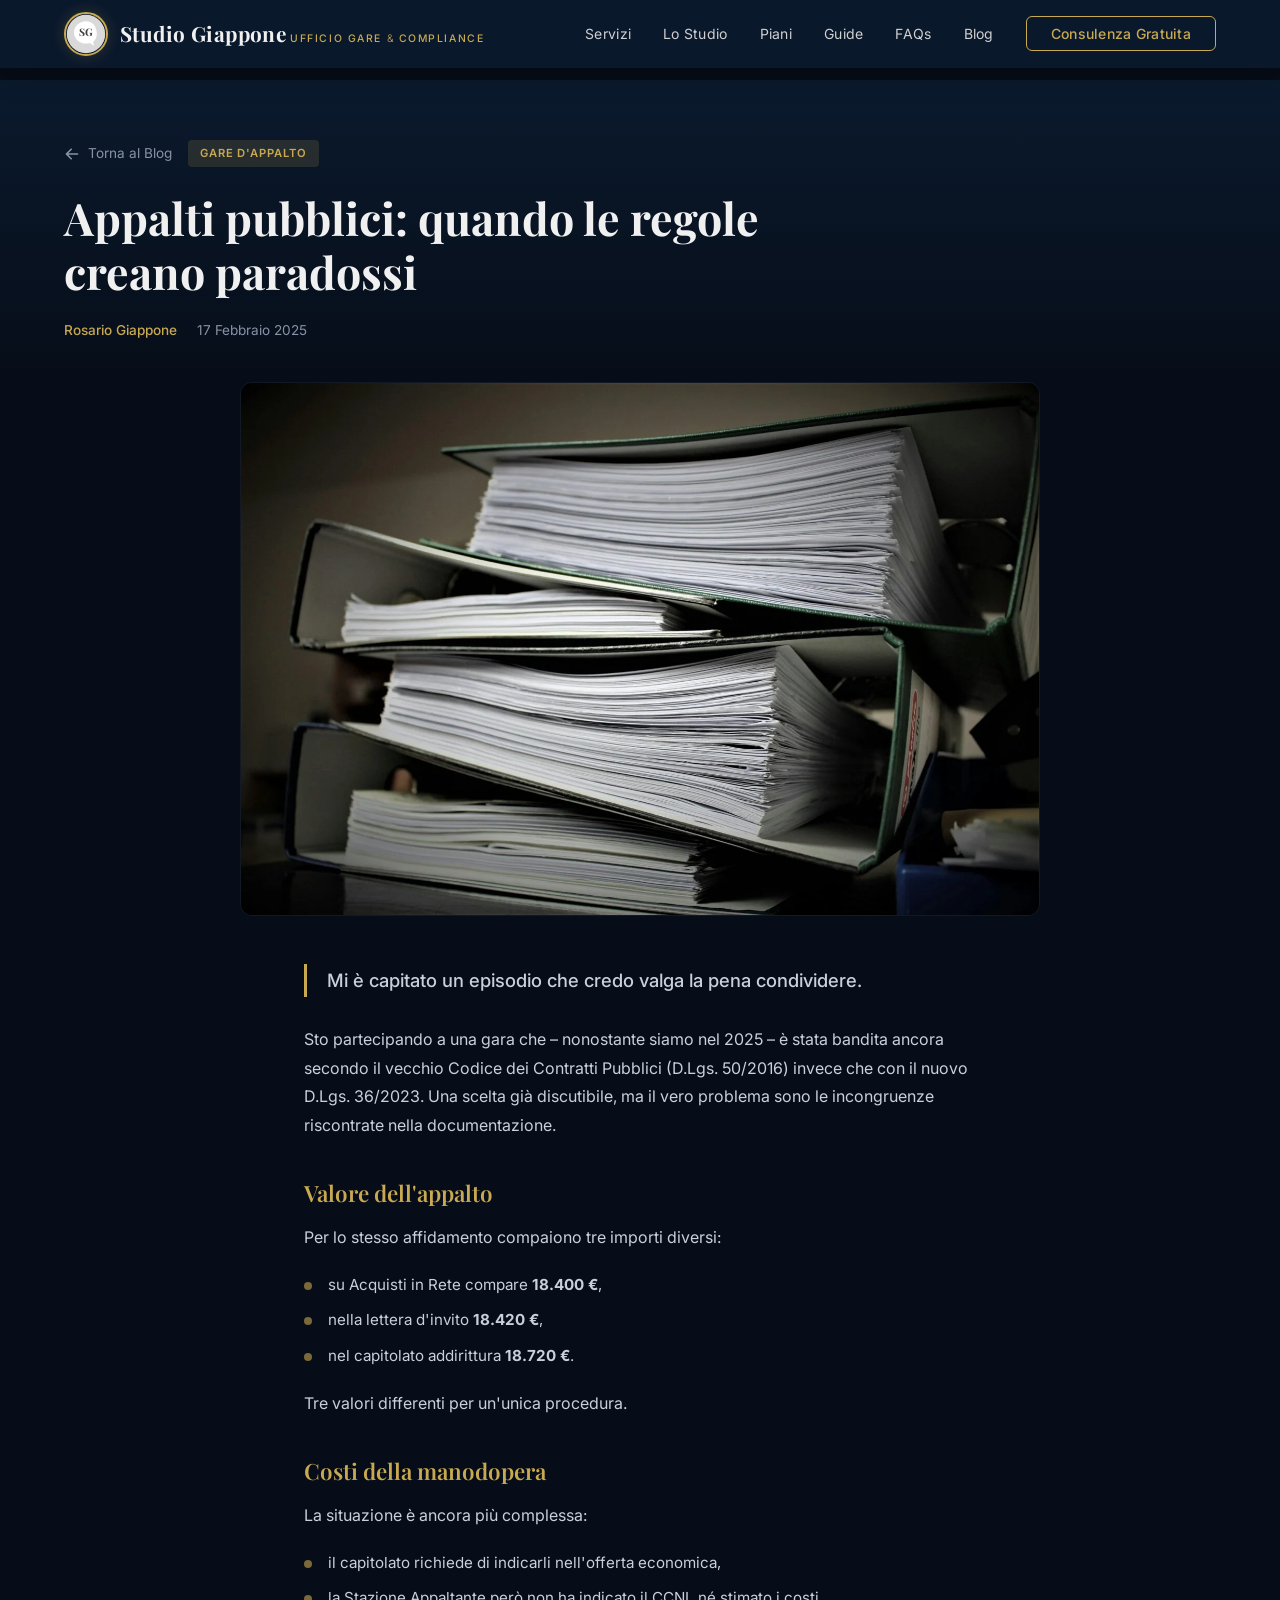
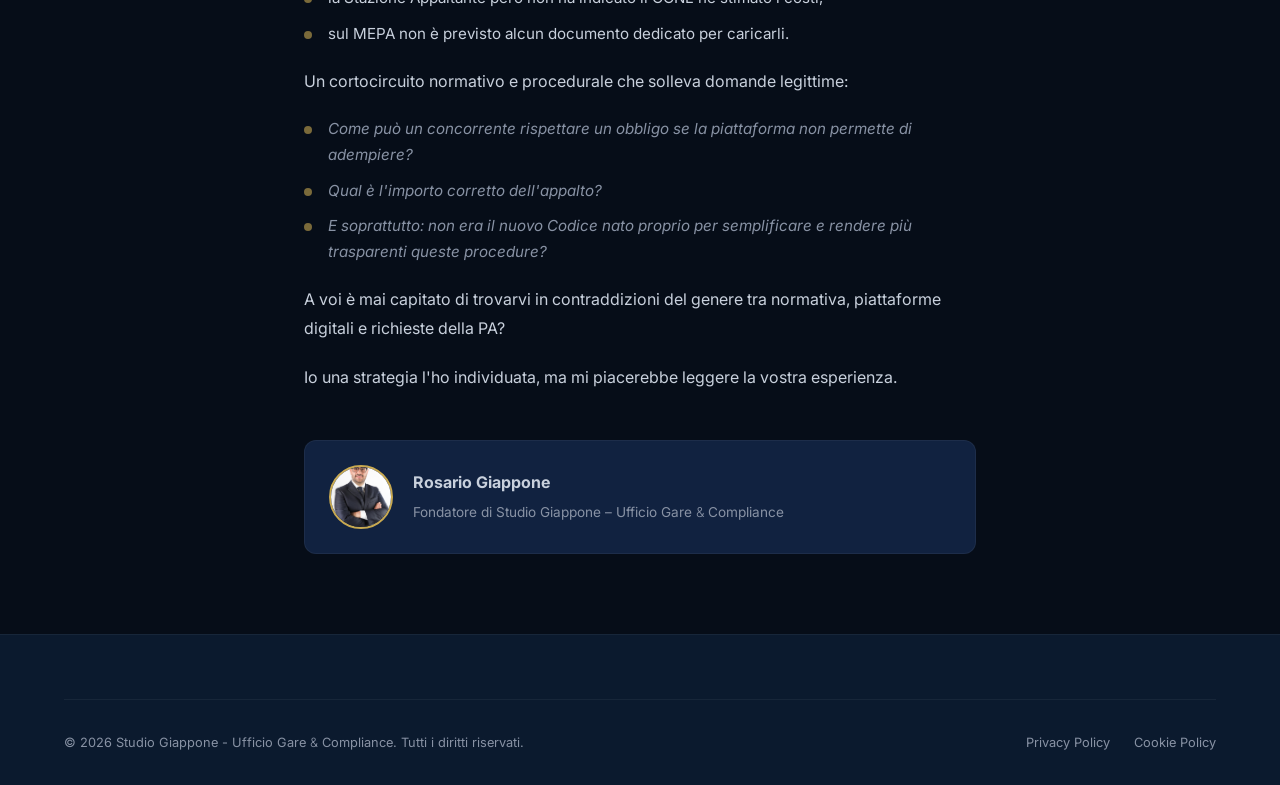
<file: blog/appalti-pubblici-quando-le-regole-creano-paradossi.html>
<!DOCTYPE html>
<html lang="it">
<head>
    <meta charset="UTF-8">
    <meta name="viewport" content="width=device-width, initial-scale=1.0">
    <title>Appalti pubblici: quando le regole creano paradossi | Studio Giappone</title>
    <meta name="description" content="Un caso reale di incongruenze tra normativa, piattaforme digitali e richieste della PA nelle gare d'appalto.">
    <link rel="preconnect" href="https://fonts.googleapis.com">
    <link rel="preconnect" href="https://fonts.gstatic.com" crossorigin>
    <link href="https://fonts.googleapis.com/css2?family=Playfair+Display:wght@400;600;700&family=Inter:wght@300;400;500;600&display=swap" rel="stylesheet">
    <link rel="stylesheet" href="../css/style.css">
    <link rel="stylesheet" href="../css/blog-article.css">
</head>
<body>
    <!-- Navigation -->
    <nav class="navbar scrolled" id="navbar">
        <div class="nav-container">
            <a href="../index.html#hero" class="nav-logo">
                <svg class="nav-logo-img" viewBox="0 0 100 100" xmlns="http://www.w3.org/2000/svg">
                    <circle cx="50" cy="50" r="48" fill="#d9d9d9"/>
                    <path d="M50 18c-16.5 0-30 12.5-30 28s13.5 28 30 28c3.5 0 6.8-.6 10-1.6L70 80l-2-10c5.5-5 9-12.5 9-20C77 30.5 66.5 18 50 18z" fill="white"/>
                    <text x="50" y="56" text-anchor="middle" font-family="'Playfair Display', Georgia, serif" font-size="26" font-weight="700" fill="#404040">SG</text>
                </svg>
                <div>
                    <span class="logo-text">Studio Giappone</span>
                    <span class="logo-sub">Ufficio Gare <span class="amp">&</span> Compliance</span>
                </div>
            </a>
            <button class="nav-toggle" id="navToggle" aria-label="Menu">
                <span></span><span></span><span></span>
            </button>
            <ul class="nav-menu" id="navMenu">
                <li><a href="../index.html#servizi">Servizi</a></li>
                <li><a href="../index.html#chi-siamo">Lo Studio</a></li>
                <li><a href="../index.html#piani">Piani</a></li>
                <li><a href="../index.html#guide">Guide</a></li>
                <li><a href="../index.html#faq">FAQs</a></li>
                <li><a href="../index.html#blog">Blog</a></li>
                <li><a href="../index.html#contatti" class="nav-cta">Consulenza Gratuita</a></li>
            </ul>
        </div>
    </nav>

    <!-- Article -->
    <article class="blog-article">
        <div class="article-header">
            <div class="container">
                <div class="article-meta-top">
                    <a href="../index.html#blog" class="article-back">
                        <svg viewBox="0 0 20 20" fill="currentColor" width="16" height="16"><path fill-rule="evenodd" d="M9.707 16.707a1 1 0 01-1.414 0l-6-6a1 1 0 010-1.414l6-6a1 1 0 011.414 1.414L5.414 9H17a1 1 0 110 2H5.414l4.293 4.293a1 1 0 010 1.414z"/></svg>
                        Torna al Blog
                    </a>
                    <span class="article-tag">Gare d'appalto</span>
                </div>
                <h1>Appalti pubblici: quando le regole creano paradossi</h1>
                <div class="article-meta">
                    <span class="article-author">Rosario Giappone</span>
                    <span class="article-date">17 Febbraio 2025</span>
                </div>
            </div>
        </div>

        <div class="article-hero-img">
            <div class="container">
                <img src="../img/blog/appalti-paradossi.jpg" alt="Appalti pubblici: quando le regole creano paradossi">
            </div>
        </div>

        <div class="article-body">
            <div class="container container-narrow">
                <p class="article-lead">Mi è capitato un episodio che credo valga la pena condividere.</p>

                <p>Sto partecipando a una gara che – nonostante siamo nel 2025 – è stata bandita ancora secondo il vecchio Codice dei Contratti Pubblici (D.Lgs. 50/2016) invece che con il nuovo D.Lgs. 36/2023. Una scelta già discutibile, ma il vero problema sono le incongruenze riscontrate nella documentazione.</p>

                <h2>Valore dell'appalto</h2>

                <p>Per lo stesso affidamento compaiono tre importi diversi:</p>

                <ul>
                    <li>su Acquisti in Rete compare <strong>18.400 €</strong>,</li>
                    <li>nella lettera d'invito <strong>18.420 €</strong>,</li>
                    <li>nel capitolato addirittura <strong>18.720 €</strong>.</li>
                </ul>

                <p>Tre valori differenti per un'unica procedura.</p>

                <h2>Costi della manodopera</h2>

                <p>La situazione è ancora più complessa:</p>

                <ul>
                    <li>il capitolato richiede di indicarli nell'offerta economica,</li>
                    <li>la Stazione Appaltante però non ha indicato il CCNL né stimato i costi,</li>
                    <li>sul MEPA non è previsto alcun documento dedicato per caricarli.</li>
                </ul>

                <p>Un cortocircuito normativo e procedurale che solleva domande legittime:</p>

                <ul class="article-questions">
                    <li>Come può un concorrente rispettare un obbligo se la piattaforma non permette di adempiere?</li>
                    <li>Qual è l'importo corretto dell'appalto?</li>
                    <li>E soprattutto: non era il nuovo Codice nato proprio per semplificare e rendere più trasparenti queste procedure?</li>
                </ul>

                <p>A voi è mai capitato di trovarvi in contraddizioni del genere tra normativa, piattaforme digitali e richieste della PA?</p>

                <p>Io una strategia l'ho individuata, ma mi piacerebbe leggere la vostra esperienza.</p>

                <div class="article-author-box">
                    <img src="../img/rosario-giappone.jpg" alt="Rosario Giappone">
                    <div>
                        <strong>Rosario Giappone</strong>
                        <p>Fondatore di Studio Giappone – Ufficio Gare <span class="amp">&</span> Compliance</p>
                    </div>
                </div>
            </div>
        </div>
    </article>

    <!-- Footer -->
    <footer class="footer">
        <div class="container">
            <div class="footer-bottom">
                <p>&copy; 2026 Studio Giappone - Ufficio Gare <span class="amp">&</span> Compliance. Tutti i diritti riservati.</p>
                <div class="footer-legal">
                    <a href="#">Privacy Policy</a>
                    <a href="#">Cookie Policy</a>
                </div>
            </div>
        </div>
    </footer>

    <script>
    // Mobile menu
    const navToggle = document.getElementById('navToggle');
    const navMenu = document.getElementById('navMenu');
    navToggle.addEventListener('click', () => {
        navMenu.classList.toggle('open');
        const spans = navToggle.querySelectorAll('span');
        if (navMenu.classList.contains('open')) {
            spans[0].style.transform = 'rotate(45deg) translate(5px, 5px)';
            spans[1].style.opacity = '0';
            spans[2].style.transform = 'rotate(-45deg) translate(5px, -5px)';
        } else {
            spans[0].style.transform = '';
            spans[1].style.opacity = '';
            spans[2].style.transform = '';
        }
    });
    </script>
</body>
</html>
</file>
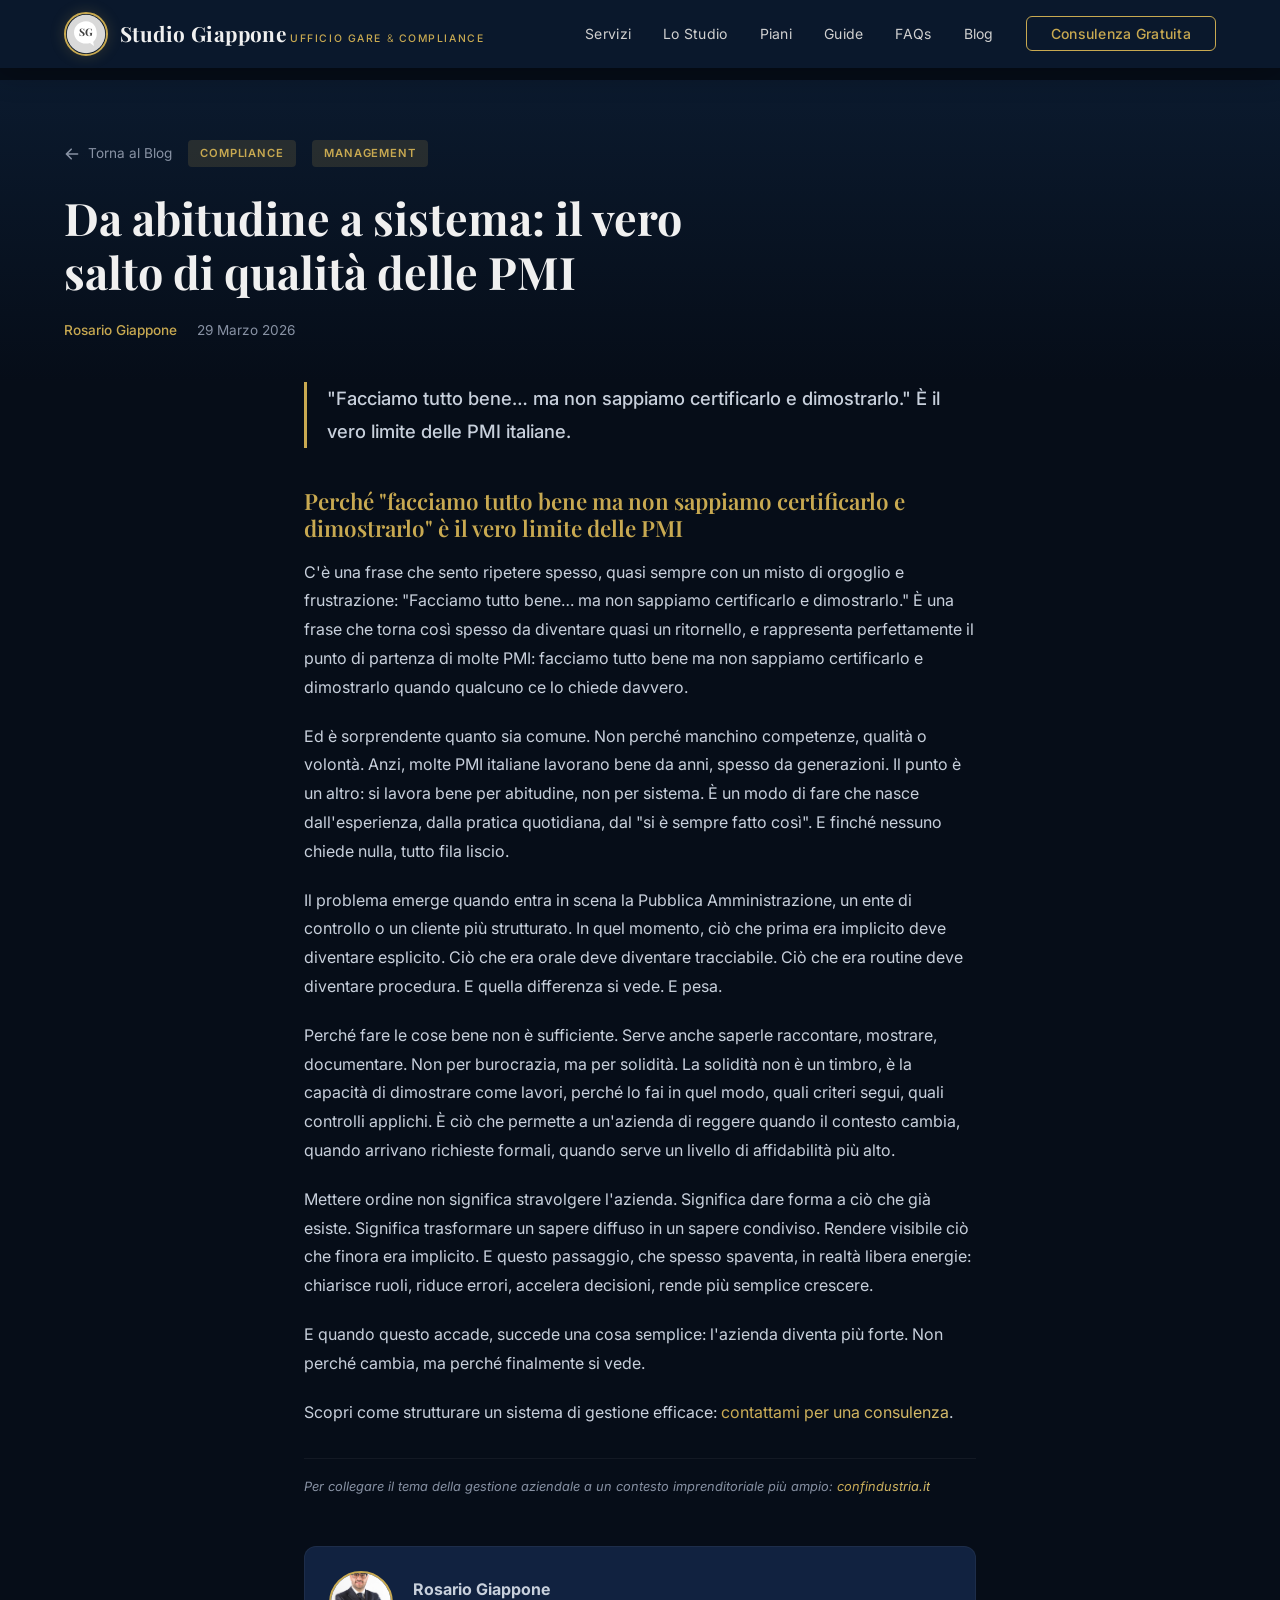
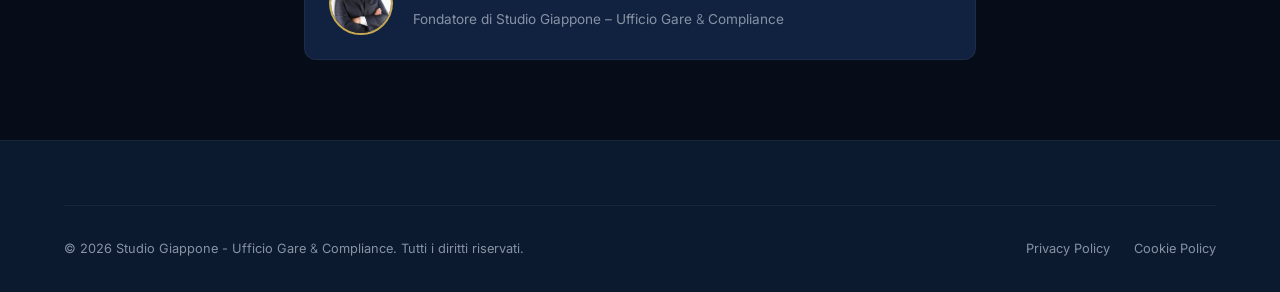
<file: blog/da-abitudine-a-sistema-salto-qualita-pmi.html>
<!DOCTYPE html>
<html lang="it">
<head>
    <meta charset="UTF-8">
    <meta name="viewport" content="width=device-width, initial-scale=1.0">
    <title>Da abitudine a sistema: il vero salto di qualità delle PMI | Studio Giappone</title>
    <meta name="description" content="Perché facciamo tutto bene ma non sappiamo certificarlo e dimostrarlo è il vero limite delle PMI italiane.">
    <link rel="preconnect" href="https://fonts.googleapis.com">
    <link rel="preconnect" href="https://fonts.gstatic.com" crossorigin>
    <link href="https://fonts.googleapis.com/css2?family=Playfair+Display:wght@400;600;700&family=Inter:wght@300;400;500;600&display=swap" rel="stylesheet">
    <link rel="stylesheet" href="../css/style.css">
    <link rel="stylesheet" href="../css/blog-article.css">
</head>
<body>
    <nav class="navbar scrolled" id="navbar">
        <div class="nav-container">
            <a href="../index.html#hero" class="nav-logo">
                <svg class="nav-logo-img" viewBox="0 0 100 100" xmlns="http://www.w3.org/2000/svg">
                    <circle cx="50" cy="50" r="48" fill="#d9d9d9"/>
                    <path d="M50 18c-16.5 0-30 12.5-30 28s13.5 28 30 28c3.5 0 6.8-.6 10-1.6L70 80l-2-10c5.5-5 9-12.5 9-20C77 30.5 66.5 18 50 18z" fill="white"/>
                    <text x="50" y="56" text-anchor="middle" font-family="'Playfair Display', Georgia, serif" font-size="26" font-weight="700" fill="#404040">SG</text>
                </svg>
                <div>
                    <span class="logo-text">Studio Giappone</span>
                    <span class="logo-sub">Ufficio Gare <span class="amp">&</span> Compliance</span>
                </div>
            </a>
            <button class="nav-toggle" id="navToggle" aria-label="Menu">
                <span></span><span></span><span></span>
            </button>
            <ul class="nav-menu" id="navMenu">
                <li><a href="../index.html#servizi">Servizi</a></li>
                <li><a href="../index.html#chi-siamo">Lo Studio</a></li>
                <li><a href="../index.html#piani">Piani</a></li>
                <li><a href="../index.html#guide">Guide</a></li>
                <li><a href="../index.html#faq">FAQs</a></li>
                <li><a href="../index.html#blog">Blog</a></li>
                <li><a href="../index.html#contatti" class="nav-cta">Consulenza Gratuita</a></li>
            </ul>
        </div>
    </nav>

    <article class="blog-article">
        <div class="article-header">
            <div class="container">
                <div class="article-meta-top">
                    <a href="../index.html#blog" class="article-back">
                        <svg viewBox="0 0 20 20" fill="currentColor" width="16" height="16"><path fill-rule="evenodd" d="M9.707 16.707a1 1 0 01-1.414 0l-6-6a1 1 0 010-1.414l6-6a1 1 0 011.414 1.414L5.414 9H17a1 1 0 110 2H5.414l4.293 4.293a1 1 0 010 1.414z"/></svg>
                        Torna al Blog
                    </a>
                    <span class="article-tag">Compliance</span>
                    <span class="article-tag">Management</span>
                </div>
                <h1>Da abitudine a sistema: il vero salto di qualità delle PMI</h1>
                <div class="article-meta">
                    <span class="article-author">Rosario Giappone</span>
                    <span class="article-date">29 Marzo 2026</span>
                </div>
            </div>
        </div>

        <div class="article-body">
            <div class="container container-narrow">
                <p class="article-lead">"Facciamo tutto bene… ma non sappiamo certificarlo e dimostrarlo." È il vero limite delle PMI italiane.</p>

                <h2>Perché "facciamo tutto bene ma non sappiamo certificarlo e dimostrarlo" è il vero limite delle PMI</h2>

                <p>C'è una frase che sento ripetere spesso, quasi sempre con un misto di orgoglio e frustrazione: "Facciamo tutto bene… ma non sappiamo certificarlo e dimostrarlo." È una frase che torna così spesso da diventare quasi un ritornello, e rappresenta perfettamente il punto di partenza di molte PMI: facciamo tutto bene ma non sappiamo certificarlo e dimostrarlo quando qualcuno ce lo chiede davvero.</p>

                <p>Ed è sorprendente quanto sia comune. Non perché manchino competenze, qualità o volontà. Anzi, molte PMI italiane lavorano bene da anni, spesso da generazioni. Il punto è un altro: si lavora bene per abitudine, non per sistema. È un modo di fare che nasce dall'esperienza, dalla pratica quotidiana, dal "si è sempre fatto così". E finché nessuno chiede nulla, tutto fila liscio.</p>

                <p>Il problema emerge quando entra in scena la Pubblica Amministrazione, un ente di controllo o un cliente più strutturato. In quel momento, ciò che prima era implicito deve diventare esplicito. Ciò che era orale deve diventare tracciabile. Ciò che era routine deve diventare procedura. E quella differenza si vede. E pesa.</p>

                <p>Perché fare le cose bene non è sufficiente. Serve anche saperle raccontare, mostrare, documentare. Non per burocrazia, ma per solidità. La solidità non è un timbro, è la capacità di dimostrare come lavori, perché lo fai in quel modo, quali criteri segui, quali controlli applichi. È ciò che permette a un'azienda di reggere quando il contesto cambia, quando arrivano richieste formali, quando serve un livello di affidabilità più alto.</p>

                <p>Mettere ordine non significa stravolgere l'azienda. Significa dare forma a ciò che già esiste. Significa trasformare un sapere diffuso in un sapere condiviso. Rendere visibile ciò che finora era implicito. E questo passaggio, che spesso spaventa, in realtà libera energie: chiarisce ruoli, riduce errori, accelera decisioni, rende più semplice crescere.</p>

                <p>E quando questo accade, succede una cosa semplice: l'azienda diventa più forte. Non perché cambia, ma perché finalmente si vede.</p>

                <p>Scopri come strutturare un sistema di gestione efficace: <a href="../index.html#contatti" class="gold">contattami per una consulenza</a>.</p>

                <p class="article-ref">Per collegare il tema della gestione aziendale a un contesto imprenditoriale più ampio: <a href="https://www.confindustria.it" target="_blank" rel="noopener" class="gold">confindustria.it</a></p>

                <div class="article-author-box">
                    <img src="../img/rosario-giappone.jpg" alt="Rosario Giappone">
                    <div>
                        <strong>Rosario Giappone</strong>
                        <p>Fondatore di Studio Giappone – Ufficio Gare <span class="amp">&</span> Compliance</p>
                    </div>
                </div>
            </div>
        </div>
    </article>

    <footer class="footer">
        <div class="container">
            <div class="footer-bottom">
                <p>&copy; 2026 Studio Giappone - Ufficio Gare <span class="amp">&</span> Compliance. Tutti i diritti riservati.</p>
                <div class="footer-legal">
                    <a href="#">Privacy Policy</a>
                    <a href="#">Cookie Policy</a>
                </div>
            </div>
        </div>
    </footer>

    <script>
    const navToggle = document.getElementById('navToggle');
    const navMenu = document.getElementById('navMenu');
    navToggle.addEventListener('click', () => {
        navMenu.classList.toggle('open');
        const spans = navToggle.querySelectorAll('span');
        if (navMenu.classList.contains('open')) {
            spans[0].style.transform = 'rotate(45deg) translate(5px, 5px)';
            spans[1].style.opacity = '0';
            spans[2].style.transform = 'rotate(-45deg) translate(5px, -5px)';
        } else {
            spans[0].style.transform = '';
            spans[1].style.opacity = '';
            spans[2].style.transform = '';
        }
    });
    </script>
</body>
</html>
</file>
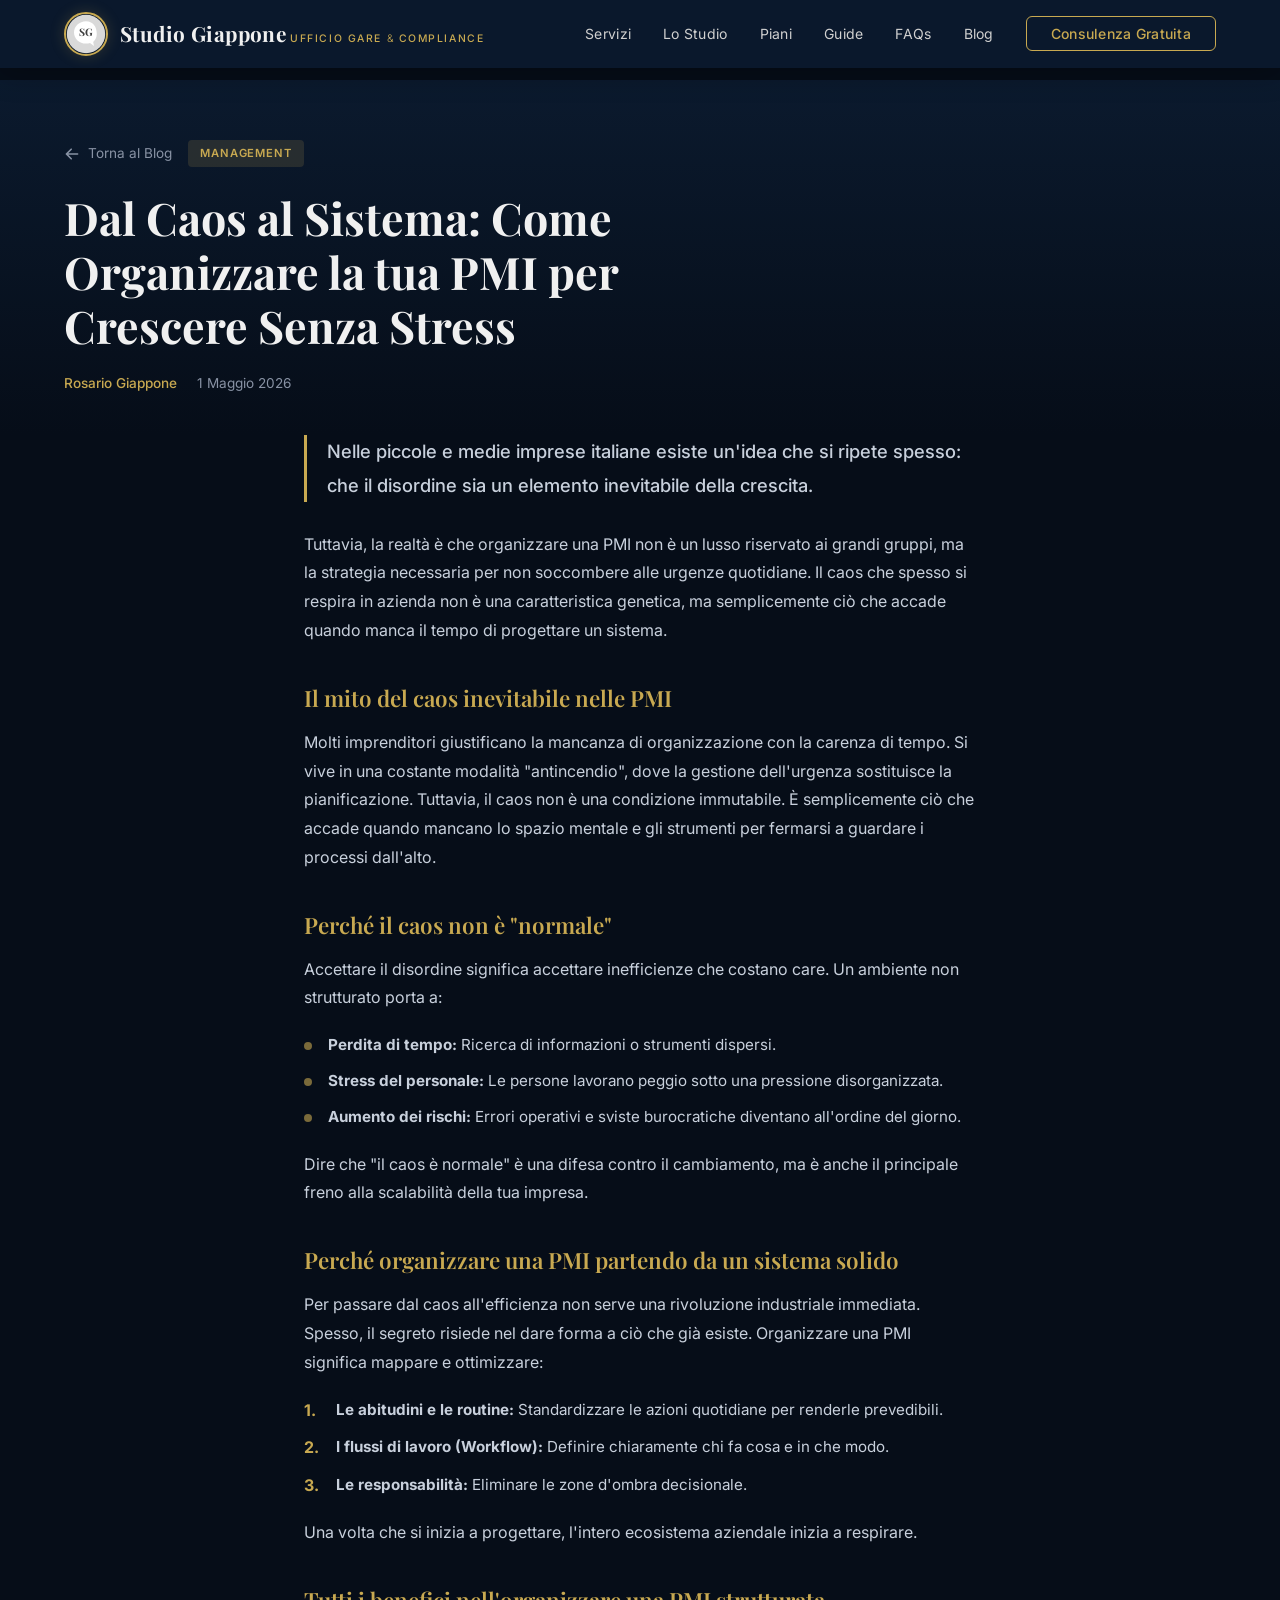
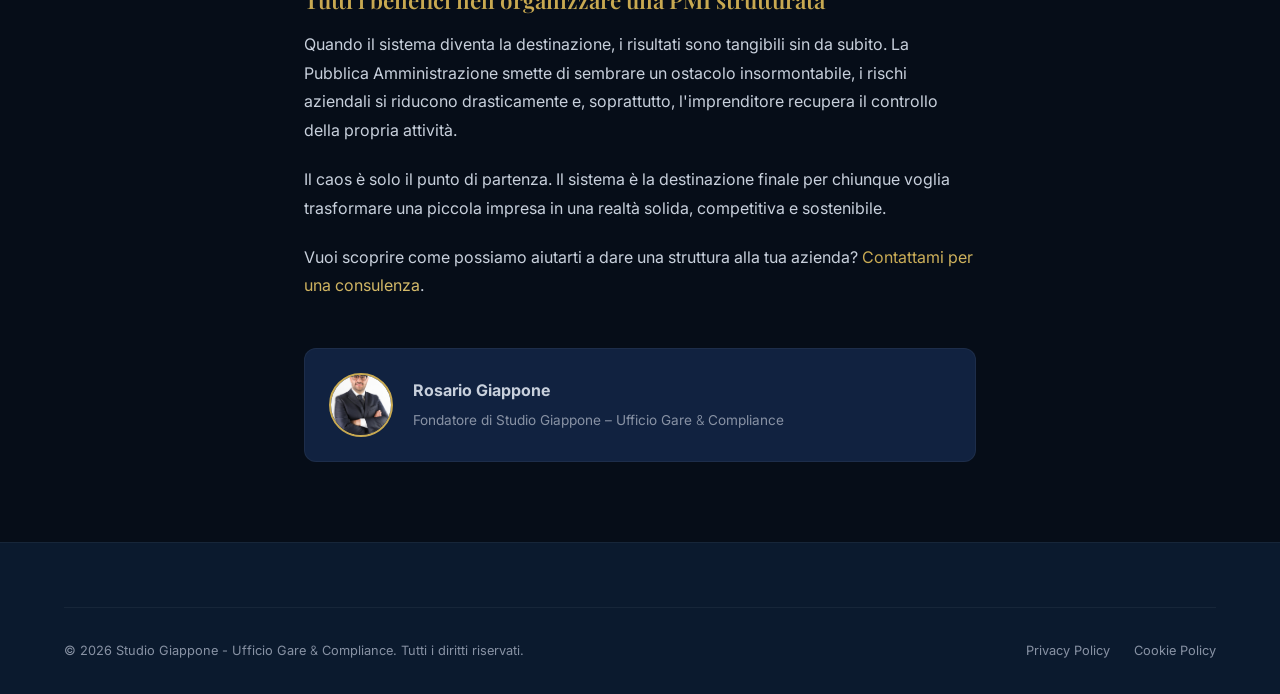
<file: blog/dal-caos-al-sistema-come-organizzare-pmi.html>
<!DOCTYPE html>
<html lang="it">
<head>
    <meta charset="UTF-8">
    <meta name="viewport" content="width=device-width, initial-scale=1.0">
    <title>Dal Caos al Sistema: Come Organizzare la tua PMI per Crescere Senza Stress | Studio Giappone</title>
    <meta name="description" content="Guida pratica su come organizzare una PMI passando dal caos al sistema aziendale strutturato.">
    <link rel="preconnect" href="https://fonts.googleapis.com">
    <link rel="preconnect" href="https://fonts.gstatic.com" crossorigin>
    <link href="https://fonts.googleapis.com/css2?family=Playfair+Display:wght@400;600;700&family=Inter:wght@300;400;500;600&display=swap" rel="stylesheet">
    <link rel="stylesheet" href="../css/style.css">
    <link rel="stylesheet" href="../css/blog-article.css">
</head>
<body>
    <!-- Navigation -->
    <nav class="navbar scrolled" id="navbar">
        <div class="nav-container">
            <a href="../index.html#hero" class="nav-logo">
                <svg class="nav-logo-img" viewBox="0 0 100 100" xmlns="http://www.w3.org/2000/svg">
                    <circle cx="50" cy="50" r="48" fill="#d9d9d9"/>
                    <path d="M50 18c-16.5 0-30 12.5-30 28s13.5 28 30 28c3.5 0 6.8-.6 10-1.6L70 80l-2-10c5.5-5 9-12.5 9-20C77 30.5 66.5 18 50 18z" fill="white"/>
                    <text x="50" y="56" text-anchor="middle" font-family="'Playfair Display', Georgia, serif" font-size="26" font-weight="700" fill="#404040">SG</text>
                </svg>
                <div>
                    <span class="logo-text">Studio Giappone</span>
                    <span class="logo-sub">Ufficio Gare <span class="amp">&</span> Compliance</span>
                </div>
            </a>
            <button class="nav-toggle" id="navToggle" aria-label="Menu">
                <span></span><span></span><span></span>
            </button>
            <ul class="nav-menu" id="navMenu">
                <li><a href="../index.html#servizi">Servizi</a></li>
                <li><a href="../index.html#chi-siamo">Lo Studio</a></li>
                <li><a href="../index.html#piani">Piani</a></li>
                <li><a href="../index.html#guide">Guide</a></li>
                <li><a href="../index.html#faq">FAQs</a></li>
                <li><a href="../index.html#blog">Blog</a></li>
                <li><a href="../index.html#contatti" class="nav-cta">Consulenza Gratuita</a></li>
            </ul>
        </div>
    </nav>

    <!-- Article -->
    <article class="blog-article">
        <div class="article-header">
            <div class="container">
                <div class="article-meta-top">
                    <a href="../index.html#blog" class="article-back">
                        <svg viewBox="0 0 20 20" fill="currentColor" width="16" height="16"><path fill-rule="evenodd" d="M9.707 16.707a1 1 0 01-1.414 0l-6-6a1 1 0 010-1.414l6-6a1 1 0 011.414 1.414L5.414 9H17a1 1 0 110 2H5.414l4.293 4.293a1 1 0 010 1.414z"/></svg>
                        Torna al Blog
                    </a>
                    <span class="article-tag">Management</span>
                </div>
                <h1>Dal Caos al Sistema: Come Organizzare la tua PMI per Crescere Senza Stress</h1>
                <div class="article-meta">
                    <span class="article-author">Rosario Giappone</span>
                    <span class="article-date">1 Maggio 2026</span>
                </div>
            </div>
        </div>

        <div class="article-body">
            <div class="container container-narrow">
                <p class="article-lead">Nelle piccole e medie imprese italiane esiste un'idea che si ripete spesso: che il disordine sia un elemento inevitabile della crescita.</p>

                <p>Tuttavia, la realtà è che organizzare una PMI non è un lusso riservato ai grandi gruppi, ma la strategia necessaria per non soccombere alle urgenze quotidiane. Il caos che spesso si respira in azienda non è una caratteristica genetica, ma semplicemente ciò che accade quando manca il tempo di progettare un sistema.</p>

                <h2>Il mito del caos inevitabile nelle PMI</h2>

                <p>Molti imprenditori giustificano la mancanza di organizzazione con la carenza di tempo. Si vive in una costante modalità "antincendio", dove la gestione dell'urgenza sostituisce la pianificazione. Tuttavia, il caos non è una condizione immutabile. È semplicemente ciò che accade quando mancano lo spazio mentale e gli strumenti per fermarsi a guardare i processi dall'alto.</p>

                <h2>Perché il caos non è "normale"</h2>

                <p>Accettare il disordine significa accettare inefficienze che costano care. Un ambiente non strutturato porta a:</p>

                <ul>
                    <li><strong>Perdita di tempo:</strong> Ricerca di informazioni o strumenti dispersi.</li>
                    <li><strong>Stress del personale:</strong> Le persone lavorano peggio sotto una pressione disorganizzata.</li>
                    <li><strong>Aumento dei rischi:</strong> Errori operativi e sviste burocratiche diventano all'ordine del giorno.</li>
                </ul>

                <p>Dire che "il caos è normale" è una difesa contro il cambiamento, ma è anche il principale freno alla scalabilità della tua impresa.</p>

                <h2>Perché organizzare una PMI partendo da un sistema solido</h2>

                <p>Per passare dal caos all'efficienza non serve una rivoluzione industriale immediata. Spesso, il segreto risiede nel dare forma a ciò che già esiste. Organizzare una PMI significa mappare e ottimizzare:</p>

                <ol>
                    <li><strong>Le abitudini e le routine:</strong> Standardizzare le azioni quotidiane per renderle prevedibili.</li>
                    <li><strong>I flussi di lavoro (Workflow):</strong> Definire chiaramente chi fa cosa e in che modo.</li>
                    <li><strong>Le responsabilità:</strong> Eliminare le zone d'ombra decisionale.</li>
                </ol>

                <p>Una volta che si inizia a progettare, l'intero ecosistema aziendale inizia a respirare.</p>

                <h2>Tutti i benefici nell'organizzare una PMI strutturata</h2>

                <p>Quando il sistema diventa la destinazione, i risultati sono tangibili sin da subito. La Pubblica Amministrazione smette di sembrare un ostacolo insormontabile, i rischi aziendali si riducono drasticamente e, soprattutto, l'imprenditore recupera il controllo della propria attività.</p>

                <p>Il caos è solo il punto di partenza. Il sistema è la destinazione finale per chiunque voglia trasformare una piccola impresa in una realtà solida, competitiva e sostenibile.</p>

                <p>Vuoi scoprire come possiamo aiutarti a dare una struttura alla tua azienda? <a href="../index.html#contatti" class="gold">Contattami per una consulenza</a>.</p>

                <div class="article-author-box">
                    <img src="../img/rosario-giappone.jpg" alt="Rosario Giappone">
                    <div>
                        <strong>Rosario Giappone</strong>
                        <p>Fondatore di Studio Giappone – Ufficio Gare <span class="amp">&</span> Compliance</p>
                    </div>
                </div>
            </div>
        </div>
    </article>

    <!-- Footer -->
    <footer class="footer">
        <div class="container">
            <div class="footer-bottom">
                <p>&copy; 2026 Studio Giappone - Ufficio Gare <span class="amp">&</span> Compliance. Tutti i diritti riservati.</p>
                <div class="footer-legal">
                    <a href="#">Privacy Policy</a>
                    <a href="#">Cookie Policy</a>
                </div>
            </div>
        </div>
    </footer>

    <script>
    const navToggle = document.getElementById('navToggle');
    const navMenu = document.getElementById('navMenu');
    navToggle.addEventListener('click', () => {
        navMenu.classList.toggle('open');
        const spans = navToggle.querySelectorAll('span');
        if (navMenu.classList.contains('open')) {
            spans[0].style.transform = 'rotate(45deg) translate(5px, 5px)';
            spans[1].style.opacity = '0';
            spans[2].style.transform = 'rotate(-45deg) translate(5px, -5px)';
        } else {
            spans[0].style.transform = '';
            spans[1].style.opacity = '';
            spans[2].style.transform = '';
        }
    });
    </script>
</body>
</html>
</file>
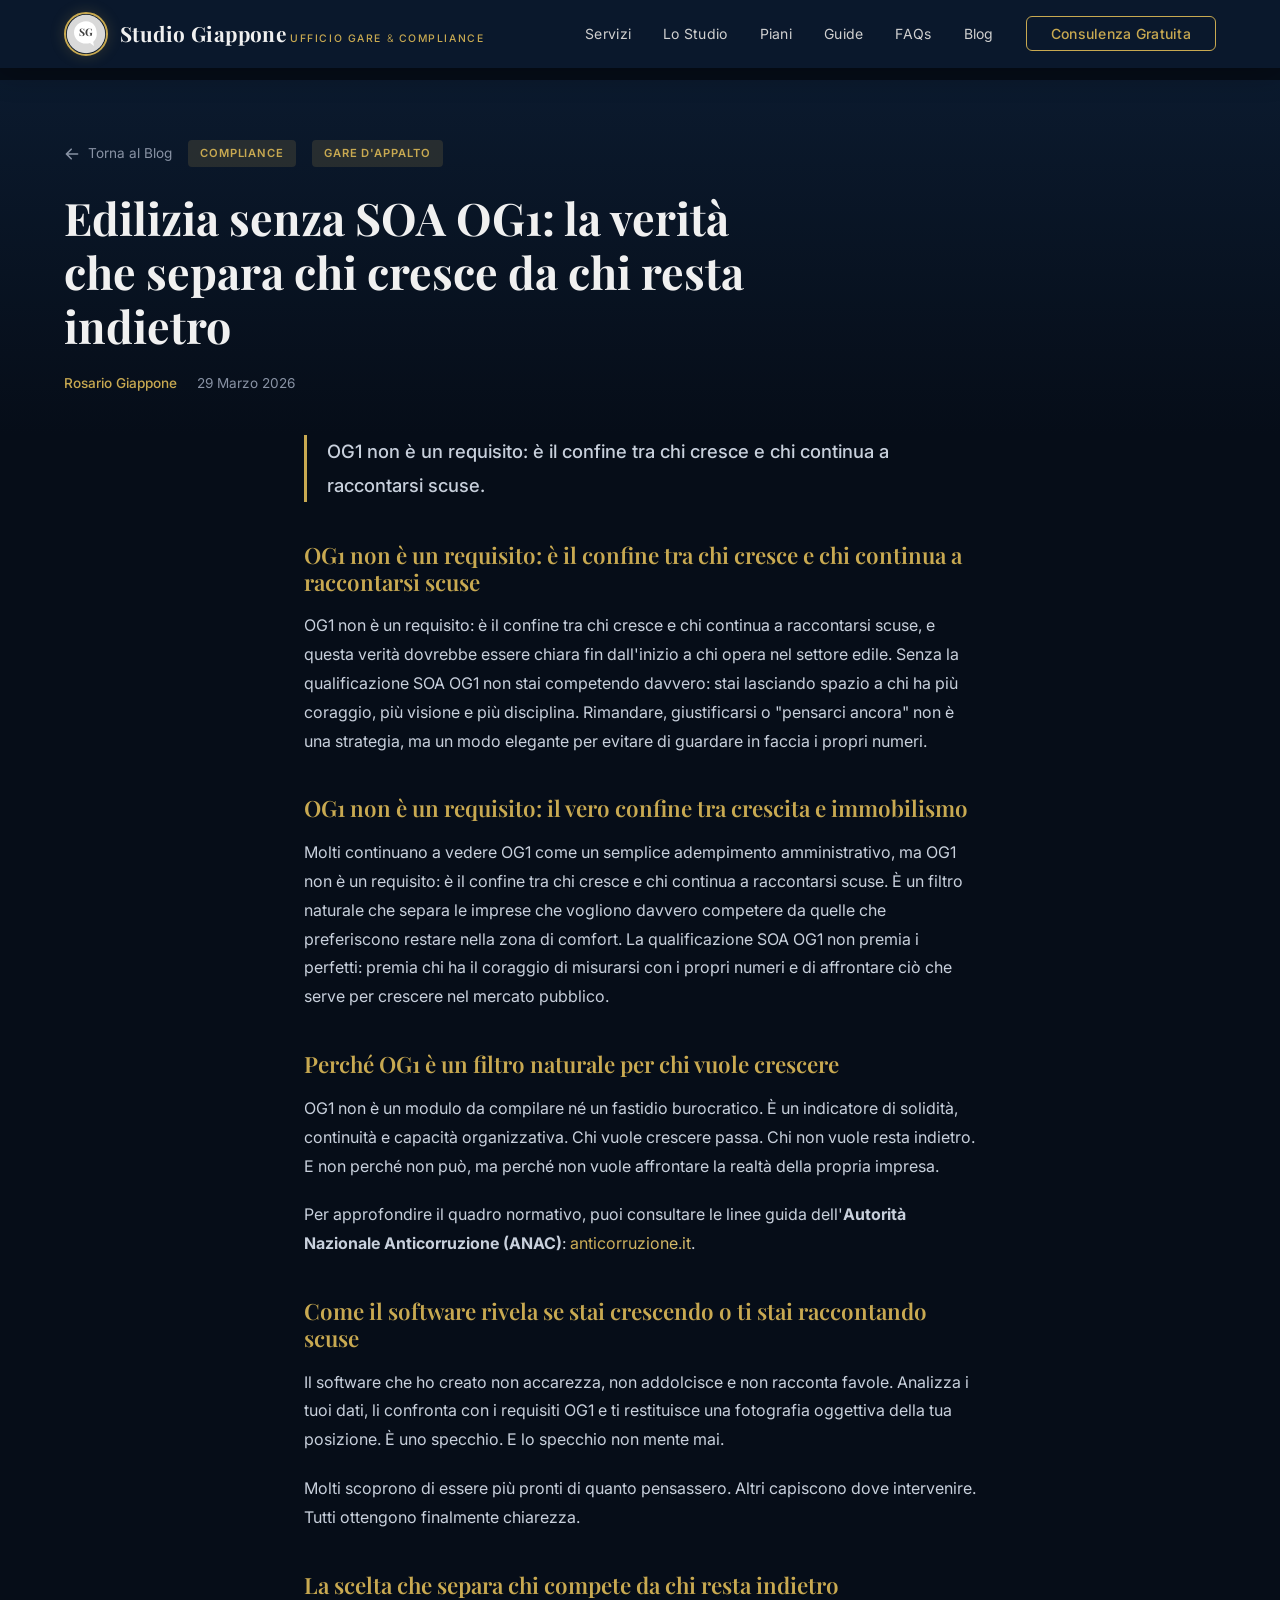
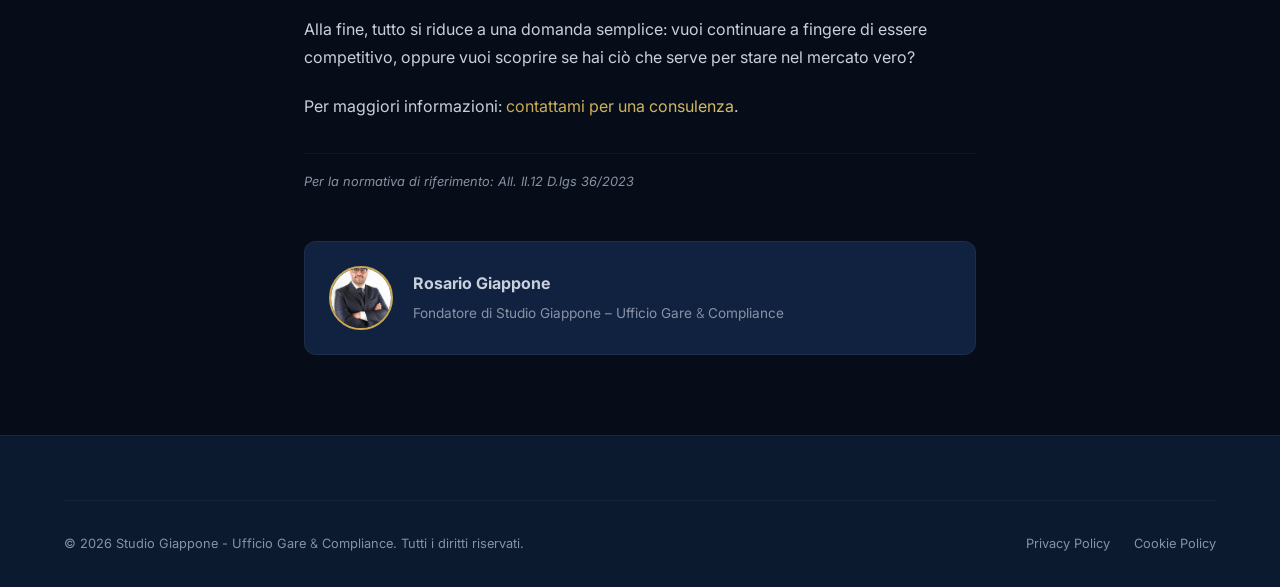
<file: blog/edilizia-senza-soa-og1.html>
<!DOCTYPE html>
<html lang="it">
<head>
    <meta charset="UTF-8">
    <meta name="viewport" content="width=device-width, initial-scale=1.0">
    <title>Edilizia senza SOA OG1: la verità che separa chi cresce da chi resta indietro | Studio Giappone</title>
    <meta name="description" content="OG1 non è un requisito: è il confine tra chi cresce e chi continua a raccontarsi scuse. La qualificazione SOA OG1 nel mercato pubblico.">
    <link rel="preconnect" href="https://fonts.googleapis.com">
    <link rel="preconnect" href="https://fonts.gstatic.com" crossorigin>
    <link href="https://fonts.googleapis.com/css2?family=Playfair+Display:wght@400;600;700&family=Inter:wght@300;400;500;600&display=swap" rel="stylesheet">
    <link rel="stylesheet" href="../css/style.css">
    <link rel="stylesheet" href="../css/blog-article.css">
</head>
<body>
    <nav class="navbar scrolled" id="navbar">
        <div class="nav-container">
            <a href="../index.html#hero" class="nav-logo">
                <svg class="nav-logo-img" viewBox="0 0 100 100" xmlns="http://www.w3.org/2000/svg">
                    <circle cx="50" cy="50" r="48" fill="#d9d9d9"/>
                    <path d="M50 18c-16.5 0-30 12.5-30 28s13.5 28 30 28c3.5 0 6.8-.6 10-1.6L70 80l-2-10c5.5-5 9-12.5 9-20C77 30.5 66.5 18 50 18z" fill="white"/>
                    <text x="50" y="56" text-anchor="middle" font-family="'Playfair Display', Georgia, serif" font-size="26" font-weight="700" fill="#404040">SG</text>
                </svg>
                <div>
                    <span class="logo-text">Studio Giappone</span>
                    <span class="logo-sub">Ufficio Gare <span class="amp">&</span> Compliance</span>
                </div>
            </a>
            <button class="nav-toggle" id="navToggle" aria-label="Menu">
                <span></span><span></span><span></span>
            </button>
            <ul class="nav-menu" id="navMenu">
                <li><a href="../index.html#servizi">Servizi</a></li>
                <li><a href="../index.html#chi-siamo">Lo Studio</a></li>
                <li><a href="../index.html#piani">Piani</a></li>
                <li><a href="../index.html#guide">Guide</a></li>
                <li><a href="../index.html#faq">FAQs</a></li>
                <li><a href="../index.html#blog">Blog</a></li>
                <li><a href="../index.html#contatti" class="nav-cta">Consulenza Gratuita</a></li>
            </ul>
        </div>
    </nav>

    <article class="blog-article">
        <div class="article-header">
            <div class="container">
                <div class="article-meta-top">
                    <a href="../index.html#blog" class="article-back">
                        <svg viewBox="0 0 20 20" fill="currentColor" width="16" height="16"><path fill-rule="evenodd" d="M9.707 16.707a1 1 0 01-1.414 0l-6-6a1 1 0 010-1.414l6-6a1 1 0 011.414 1.414L5.414 9H17a1 1 0 110 2H5.414l4.293 4.293a1 1 0 010 1.414z"/></svg>
                        Torna al Blog
                    </a>
                    <span class="article-tag">Compliance</span>
                    <span class="article-tag">Gare d'appalto</span>
                </div>
                <h1>Edilizia senza SOA OG1: la verità che separa chi cresce da chi resta indietro</h1>
                <div class="article-meta">
                    <span class="article-author">Rosario Giappone</span>
                    <span class="article-date">29 Marzo 2026</span>
                </div>
            </div>
        </div>

        <div class="article-body">
            <div class="container container-narrow">
                <p class="article-lead">OG1 non è un requisito: è il confine tra chi cresce e chi continua a raccontarsi scuse.</p>

                <h2>OG1 non è un requisito: è il confine tra chi cresce e chi continua a raccontarsi scuse</h2>

                <p>OG1 non è un requisito: è il confine tra chi cresce e chi continua a raccontarsi scuse, e questa verità dovrebbe essere chiara fin dall'inizio a chi opera nel settore edile. Senza la qualificazione SOA OG1 non stai competendo davvero: stai lasciando spazio a chi ha più coraggio, più visione e più disciplina. Rimandare, giustificarsi o "pensarci ancora" non è una strategia, ma un modo elegante per evitare di guardare in faccia i propri numeri.</p>

                <h2>OG1 non è un requisito: il vero confine tra crescita e immobilismo</h2>

                <p>Molti continuano a vedere OG1 come un semplice adempimento amministrativo, ma OG1 non è un requisito: è il confine tra chi cresce e chi continua a raccontarsi scuse. È un filtro naturale che separa le imprese che vogliono davvero competere da quelle che preferiscono restare nella zona di comfort. La qualificazione SOA OG1 non premia i perfetti: premia chi ha il coraggio di misurarsi con i propri numeri e di affrontare ciò che serve per crescere nel mercato pubblico.</p>

                <h2>Perché OG1 è un filtro naturale per chi vuole crescere</h2>

                <p>OG1 non è un modulo da compilare né un fastidio burocratico. È un indicatore di solidità, continuità e capacità organizzativa. Chi vuole crescere passa. Chi non vuole resta indietro. E non perché non può, ma perché non vuole affrontare la realtà della propria impresa.</p>

                <p>Per approfondire il quadro normativo, puoi consultare le linee guida dell'<strong>Autorità Nazionale Anticorruzione (ANAC)</strong>: <a href="https://www.anticorruzione.it" target="_blank" rel="noopener" class="gold">anticorruzione.it</a>.</p>

                <h2>Come il software rivela se stai crescendo o ti stai raccontando scuse</h2>

                <p>Il software che ho creato non accarezza, non addolcisce e non racconta favole. Analizza i tuoi dati, li confronta con i requisiti OG1 e ti restituisce una fotografia oggettiva della tua posizione. È uno specchio. E lo specchio non mente mai.</p>

                <p>Molti scoprono di essere più pronti di quanto pensassero. Altri capiscono dove intervenire. Tutti ottengono finalmente chiarezza.</p>

                <h2>La scelta che separa chi compete da chi resta indietro</h2>

                <p>Alla fine, tutto si riduce a una domanda semplice: vuoi continuare a fingere di essere competitivo, oppure vuoi scoprire se hai ciò che serve per stare nel mercato vero?</p>

                <p>Per maggiori informazioni: <a href="../index.html#contatti" class="gold">contattami per una consulenza</a>.</p>

                <p class="article-ref">Per la normativa di riferimento: All. II.12 D.lgs 36/2023</p>

                <div class="article-author-box">
                    <img src="../img/rosario-giappone.jpg" alt="Rosario Giappone">
                    <div>
                        <strong>Rosario Giappone</strong>
                        <p>Fondatore di Studio Giappone – Ufficio Gare <span class="amp">&</span> Compliance</p>
                    </div>
                </div>
            </div>
        </div>
    </article>

    <footer class="footer">
        <div class="container">
            <div class="footer-bottom">
                <p>&copy; 2026 Studio Giappone - Ufficio Gare <span class="amp">&</span> Compliance. Tutti i diritti riservati.</p>
                <div class="footer-legal">
                    <a href="#">Privacy Policy</a>
                    <a href="#">Cookie Policy</a>
                </div>
            </div>
        </div>
    </footer>

    <script>
    const navToggle = document.getElementById('navToggle');
    const navMenu = document.getElementById('navMenu');
    navToggle.addEventListener('click', () => {
        navMenu.classList.toggle('open');
        const spans = navToggle.querySelectorAll('span');
        if (navMenu.classList.contains('open')) {
            spans[0].style.transform = 'rotate(45deg) translate(5px, 5px)';
            spans[1].style.opacity = '0';
            spans[2].style.transform = 'rotate(-45deg) translate(5px, -5px)';
        } else {
            spans[0].style.transform = '';
            spans[1].style.opacity = '';
            spans[2].style.transform = '';
        }
    });
    </script>
</body>
</html>
</file>
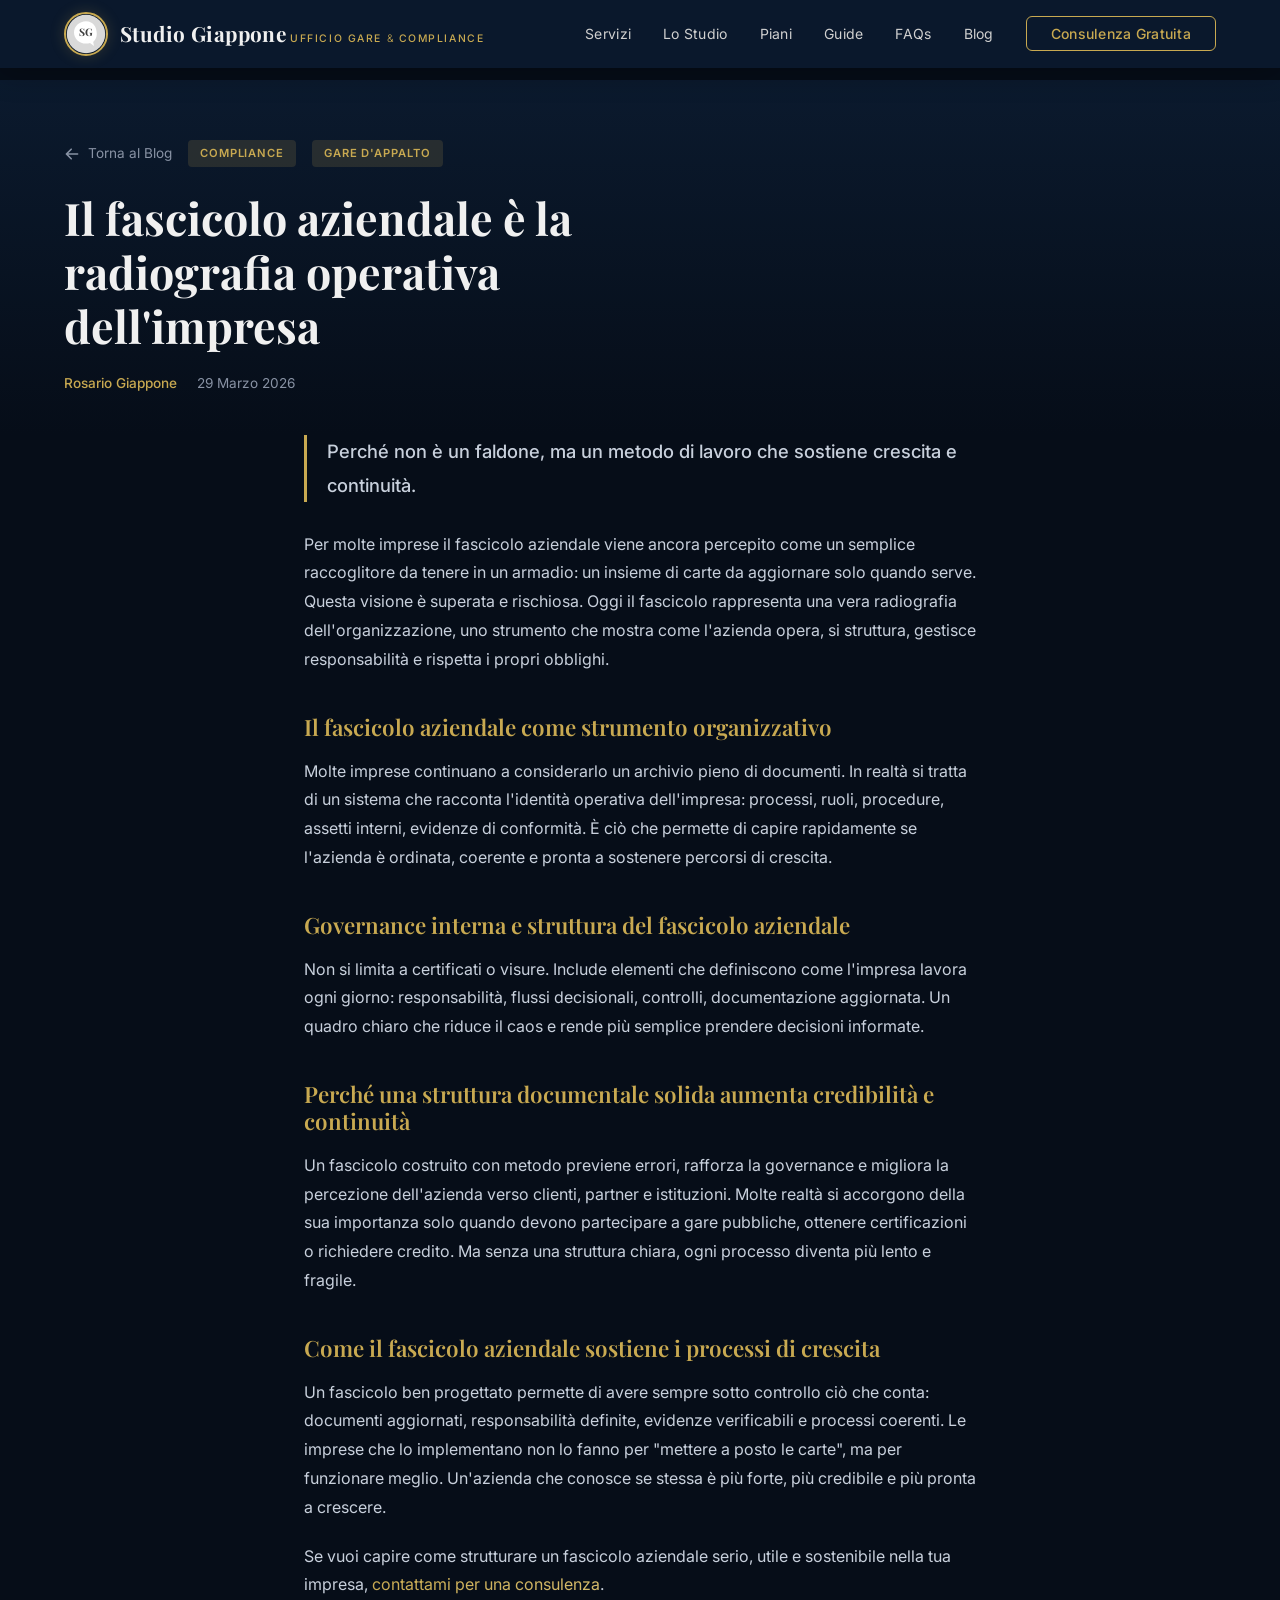
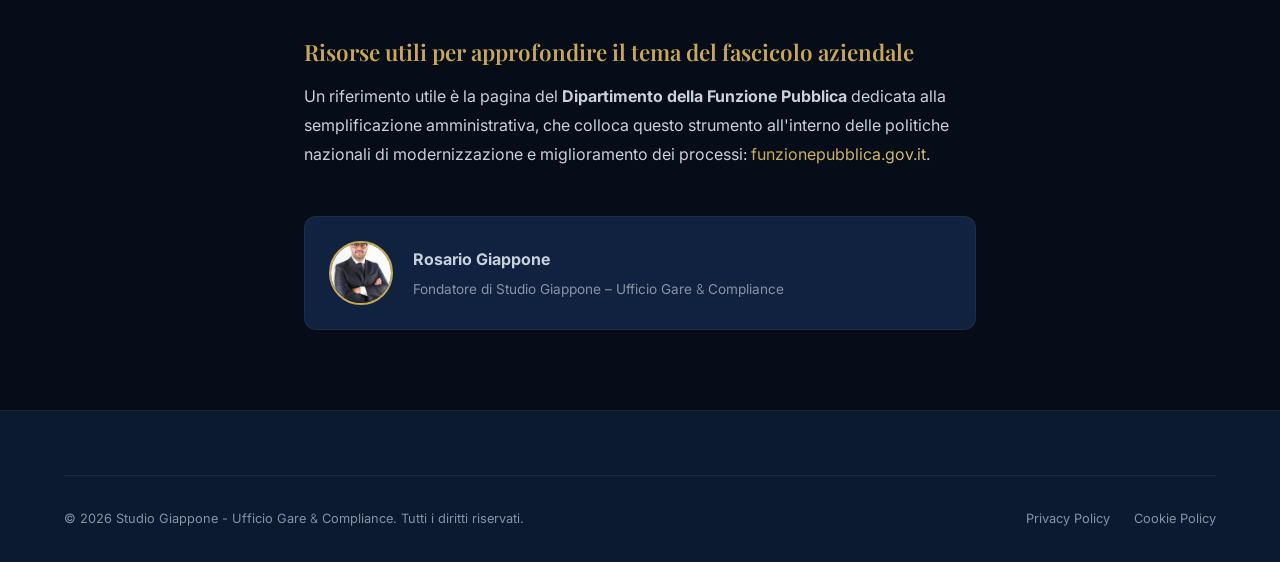
<file: blog/fascicolo-aziendale-radiografia-operativa-impresa.html>
<!DOCTYPE html>
<html lang="it">
<head>
    <meta charset="UTF-8">
    <meta name="viewport" content="width=device-width, initial-scale=1.0">
    <title>Il fascicolo aziendale è la radiografia operativa dell'impresa | Studio Giappone</title>
    <meta name="description" content="Perché il fascicolo aziendale non è un faldone, ma un metodo di lavoro che sostiene crescita e continuità.">
    <link rel="preconnect" href="https://fonts.googleapis.com">
    <link rel="preconnect" href="https://fonts.gstatic.com" crossorigin>
    <link href="https://fonts.googleapis.com/css2?family=Playfair+Display:wght@400;600;700&family=Inter:wght@300;400;500;600&display=swap" rel="stylesheet">
    <link rel="stylesheet" href="../css/style.css">
    <link rel="stylesheet" href="../css/blog-article.css">
</head>
<body>
    <nav class="navbar scrolled" id="navbar">
        <div class="nav-container">
            <a href="../index.html#hero" class="nav-logo">
                <svg class="nav-logo-img" viewBox="0 0 100 100" xmlns="http://www.w3.org/2000/svg">
                    <circle cx="50" cy="50" r="48" fill="#d9d9d9"/>
                    <path d="M50 18c-16.5 0-30 12.5-30 28s13.5 28 30 28c3.5 0 6.8-.6 10-1.6L70 80l-2-10c5.5-5 9-12.5 9-20C77 30.5 66.5 18 50 18z" fill="white"/>
                    <text x="50" y="56" text-anchor="middle" font-family="'Playfair Display', Georgia, serif" font-size="26" font-weight="700" fill="#404040">SG</text>
                </svg>
                <div>
                    <span class="logo-text">Studio Giappone</span>
                    <span class="logo-sub">Ufficio Gare <span class="amp">&</span> Compliance</span>
                </div>
            </a>
            <button class="nav-toggle" id="navToggle" aria-label="Menu">
                <span></span><span></span><span></span>
            </button>
            <ul class="nav-menu" id="navMenu">
                <li><a href="../index.html#servizi">Servizi</a></li>
                <li><a href="../index.html#chi-siamo">Lo Studio</a></li>
                <li><a href="../index.html#piani">Piani</a></li>
                <li><a href="../index.html#guide">Guide</a></li>
                <li><a href="../index.html#faq">FAQs</a></li>
                <li><a href="../index.html#blog">Blog</a></li>
                <li><a href="../index.html#contatti" class="nav-cta">Consulenza Gratuita</a></li>
            </ul>
        </div>
    </nav>

    <article class="blog-article">
        <div class="article-header">
            <div class="container">
                <div class="article-meta-top">
                    <a href="../index.html#blog" class="article-back">
                        <svg viewBox="0 0 20 20" fill="currentColor" width="16" height="16"><path fill-rule="evenodd" d="M9.707 16.707a1 1 0 01-1.414 0l-6-6a1 1 0 010-1.414l6-6a1 1 0 011.414 1.414L5.414 9H17a1 1 0 110 2H5.414l4.293 4.293a1 1 0 010 1.414z"/></svg>
                        Torna al Blog
                    </a>
                    <span class="article-tag">Compliance</span>
                    <span class="article-tag">Gare d'appalto</span>
                </div>
                <h1>Il fascicolo aziendale è la radiografia operativa dell'impresa</h1>
                <div class="article-meta">
                    <span class="article-author">Rosario Giappone</span>
                    <span class="article-date">29 Marzo 2026</span>
                </div>
            </div>
        </div>

        <div class="article-body">
            <div class="container container-narrow">
                <p class="article-lead">Perché non è un faldone, ma un metodo di lavoro che sostiene crescita e continuità.</p>

                <p>Per molte imprese il fascicolo aziendale viene ancora percepito come un semplice raccoglitore da tenere in un armadio: un insieme di carte da aggiornare solo quando serve. Questa visione è superata e rischiosa. Oggi il fascicolo rappresenta una vera radiografia dell'organizzazione, uno strumento che mostra come l'azienda opera, si struttura, gestisce responsabilità e rispetta i propri obblighi.</p>

                <h2>Il fascicolo aziendale come strumento organizzativo</h2>

                <p>Molte imprese continuano a considerarlo un archivio pieno di documenti. In realtà si tratta di un sistema che racconta l'identità operativa dell'impresa: processi, ruoli, procedure, assetti interni, evidenze di conformità. È ciò che permette di capire rapidamente se l'azienda è ordinata, coerente e pronta a sostenere percorsi di crescita.</p>

                <h2>Governance interna e struttura del fascicolo aziendale</h2>

                <p>Non si limita a certificati o visure. Include elementi che definiscono come l'impresa lavora ogni giorno: responsabilità, flussi decisionali, controlli, documentazione aggiornata. Un quadro chiaro che riduce il caos e rende più semplice prendere decisioni informate.</p>

                <h2>Perché una struttura documentale solida aumenta credibilità e continuità</h2>

                <p>Un fascicolo costruito con metodo previene errori, rafforza la governance e migliora la percezione dell'azienda verso clienti, partner e istituzioni. Molte realtà si accorgono della sua importanza solo quando devono partecipare a gare pubbliche, ottenere certificazioni o richiedere credito. Ma senza una struttura chiara, ogni processo diventa più lento e fragile.</p>

                <h2>Come il fascicolo aziendale sostiene i processi di crescita</h2>

                <p>Un fascicolo ben progettato permette di avere sempre sotto controllo ciò che conta: documenti aggiornati, responsabilità definite, evidenze verificabili e processi coerenti. Le imprese che lo implementano non lo fanno per "mettere a posto le carte", ma per funzionare meglio. Un'azienda che conosce se stessa è più forte, più credibile e più pronta a crescere.</p>

                <p>Se vuoi capire come strutturare un fascicolo aziendale serio, utile e sostenibile nella tua impresa, <a href="../index.html#contatti" class="gold">contattami per una consulenza</a>.</p>

                <h2>Risorse utili per approfondire il tema del fascicolo aziendale</h2>

                <p>Un riferimento utile è la pagina del <strong>Dipartimento della Funzione Pubblica</strong> dedicata alla semplificazione amministrativa, che colloca questo strumento all'interno delle politiche nazionali di modernizzazione e miglioramento dei processi: <a href="https://www.funzionepubblica.gov.it/it/unita-per-la-semplificazione/" target="_blank" rel="noopener" class="gold">funzionepubblica.gov.it</a>.</p>

                <div class="article-author-box">
                    <img src="../img/rosario-giappone.jpg" alt="Rosario Giappone">
                    <div>
                        <strong>Rosario Giappone</strong>
                        <p>Fondatore di Studio Giappone – Ufficio Gare <span class="amp">&</span> Compliance</p>
                    </div>
                </div>
            </div>
        </div>
    </article>

    <footer class="footer">
        <div class="container">
            <div class="footer-bottom">
                <p>&copy; 2026 Studio Giappone - Ufficio Gare <span class="amp">&</span> Compliance. Tutti i diritti riservati.</p>
                <div class="footer-legal">
                    <a href="#">Privacy Policy</a>
                    <a href="#">Cookie Policy</a>
                </div>
            </div>
        </div>
    </footer>

    <script>
    const navToggle = document.getElementById('navToggle');
    const navMenu = document.getElementById('navMenu');
    navToggle.addEventListener('click', () => {
        navMenu.classList.toggle('open');
        const spans = navToggle.querySelectorAll('span');
        if (navMenu.classList.contains('open')) {
            spans[0].style.transform = 'rotate(45deg) translate(5px, 5px)';
            spans[1].style.opacity = '0';
            spans[2].style.transform = 'rotate(-45deg) translate(5px, -5px)';
        } else {
            spans[0].style.transform = '';
            spans[1].style.opacity = '';
            spans[2].style.transform = '';
        }
    });
    </script>
</body>
</html>
</file>
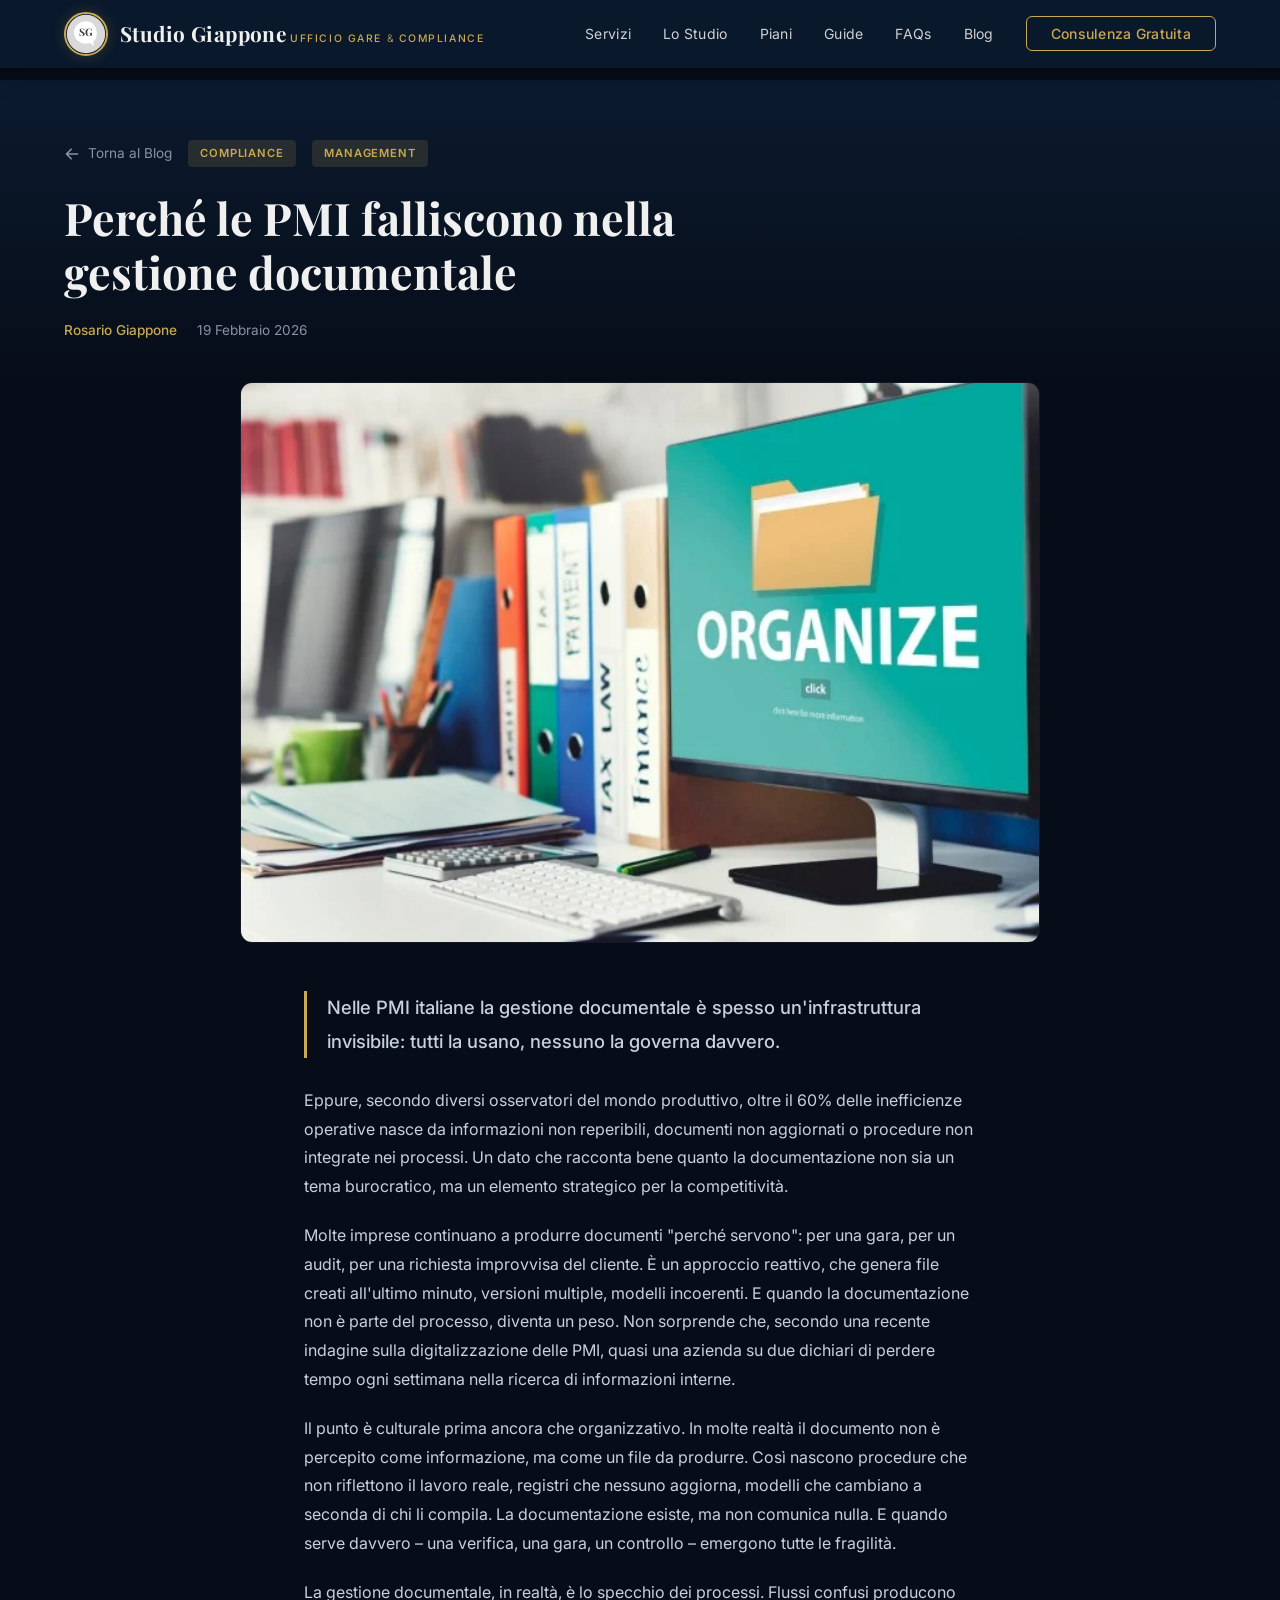
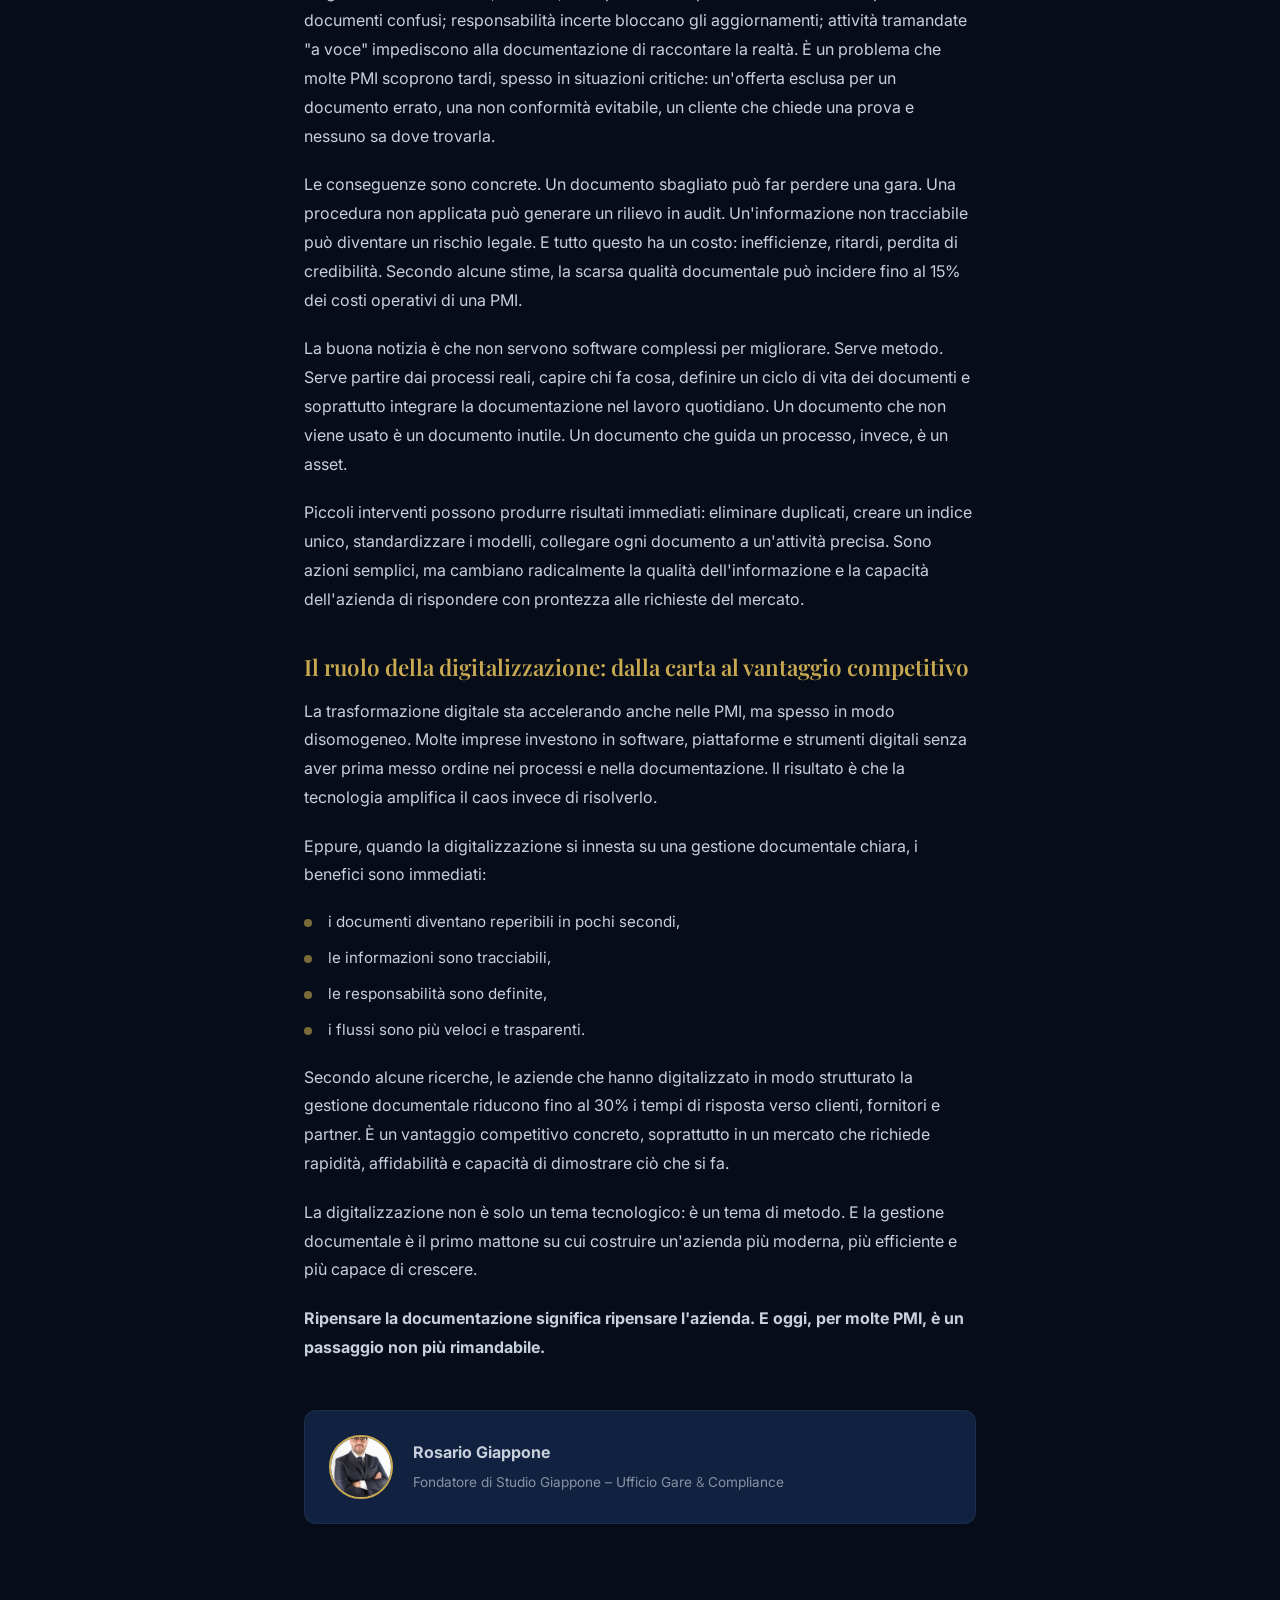
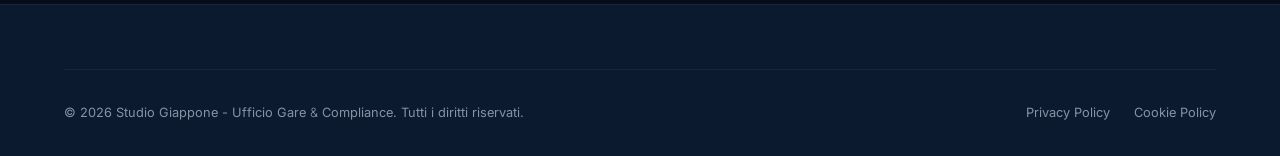
<file: blog/perche-pmi-falliscono-gestione-documentale.html>
<!DOCTYPE html>
<html lang="it">
<head>
    <meta charset="UTF-8">
    <meta name="viewport" content="width=device-width, initial-scale=1.0">
    <title>Perché le PMI falliscono nella gestione documentale | Studio Giappone</title>
    <meta name="description" content="Oltre il 60% delle inefficienze operative nelle PMI nasce da documenti non reperibili, non aggiornati o procedure non integrate nei processi.">
    <link rel="preconnect" href="https://fonts.googleapis.com">
    <link rel="preconnect" href="https://fonts.gstatic.com" crossorigin>
    <link href="https://fonts.googleapis.com/css2?family=Playfair+Display:wght@400;600;700&family=Inter:wght@300;400;500;600&display=swap" rel="stylesheet">
    <link rel="stylesheet" href="../css/style.css">
    <link rel="stylesheet" href="../css/blog-article.css">
</head>
<body>
    <nav class="navbar scrolled" id="navbar">
        <div class="nav-container">
            <a href="../index.html#hero" class="nav-logo">
                <svg class="nav-logo-img" viewBox="0 0 100 100" xmlns="http://www.w3.org/2000/svg">
                    <circle cx="50" cy="50" r="48" fill="#d9d9d9"/>
                    <path d="M50 18c-16.5 0-30 12.5-30 28s13.5 28 30 28c3.5 0 6.8-.6 10-1.6L70 80l-2-10c5.5-5 9-12.5 9-20C77 30.5 66.5 18 50 18z" fill="white"/>
                    <text x="50" y="56" text-anchor="middle" font-family="'Playfair Display', Georgia, serif" font-size="26" font-weight="700" fill="#404040">SG</text>
                </svg>
                <div>
                    <span class="logo-text">Studio Giappone</span>
                    <span class="logo-sub">Ufficio Gare <span class="amp">&</span> Compliance</span>
                </div>
            </a>
            <button class="nav-toggle" id="navToggle" aria-label="Menu">
                <span></span><span></span><span></span>
            </button>
            <ul class="nav-menu" id="navMenu">
                <li><a href="../index.html#servizi">Servizi</a></li>
                <li><a href="../index.html#chi-siamo">Lo Studio</a></li>
                <li><a href="../index.html#piani">Piani</a></li>
                <li><a href="../index.html#guide">Guide</a></li>
                <li><a href="../index.html#faq">FAQs</a></li>
                <li><a href="../index.html#blog">Blog</a></li>
                <li><a href="../index.html#contatti" class="nav-cta">Consulenza Gratuita</a></li>
            </ul>
        </div>
    </nav>

    <article class="blog-article">
        <div class="article-header">
            <div class="container">
                <div class="article-meta-top">
                    <a href="../index.html#blog" class="article-back">
                        <svg viewBox="0 0 20 20" fill="currentColor" width="16" height="16"><path fill-rule="evenodd" d="M9.707 16.707a1 1 0 01-1.414 0l-6-6a1 1 0 010-1.414l6-6a1 1 0 011.414 1.414L5.414 9H17a1 1 0 110 2H5.414l4.293 4.293a1 1 0 010 1.414z"/></svg>
                        Torna al Blog
                    </a>
                    <span class="article-tag">Compliance</span>
                    <span class="article-tag">Management</span>
                </div>
                <h1>Perché le PMI falliscono nella gestione documentale</h1>
                <div class="article-meta">
                    <span class="article-author">Rosario Giappone</span>
                    <span class="article-date">19 Febbraio 2026</span>
                </div>
            </div>
        </div>

        <div class="article-hero-img">
            <div class="container">
                <img src="../img/blog/gestione-documentale.jpg" alt="Gestione documentale PMI">
            </div>
        </div>

        <div class="article-body">
            <div class="container container-narrow">
                <p class="article-lead">Nelle PMI italiane la gestione documentale è spesso un'infrastruttura invisibile: tutti la usano, nessuno la governa davvero.</p>

                <p>Eppure, secondo diversi osservatori del mondo produttivo, oltre il 60% delle inefficienze operative nasce da informazioni non reperibili, documenti non aggiornati o procedure non integrate nei processi. Un dato che racconta bene quanto la documentazione non sia un tema burocratico, ma un elemento strategico per la competitività.</p>

                <p>Molte imprese continuano a produrre documenti "perché servono": per una gara, per un audit, per una richiesta improvvisa del cliente. È un approccio reattivo, che genera file creati all'ultimo minuto, versioni multiple, modelli incoerenti. E quando la documentazione non è parte del processo, diventa un peso. Non sorprende che, secondo una recente indagine sulla digitalizzazione delle PMI, quasi una azienda su due dichiari di perdere tempo ogni settimana nella ricerca di informazioni interne.</p>

                <p>Il punto è culturale prima ancora che organizzativo. In molte realtà il documento non è percepito come informazione, ma come un file da produrre. Così nascono procedure che non riflettono il lavoro reale, registri che nessuno aggiorna, modelli che cambiano a seconda di chi li compila. La documentazione esiste, ma non comunica nulla. E quando serve davvero – una verifica, una gara, un controllo – emergono tutte le fragilità.</p>

                <p>La gestione documentale, in realtà, è lo specchio dei processi. Flussi confusi producono documenti confusi; responsabilità incerte bloccano gli aggiornamenti; attività tramandate "a voce" impediscono alla documentazione di raccontare la realtà. È un problema che molte PMI scoprono tardi, spesso in situazioni critiche: un'offerta esclusa per un documento errato, una non conformità evitabile, un cliente che chiede una prova e nessuno sa dove trovarla.</p>

                <p>Le conseguenze sono concrete. Un documento sbagliato può far perdere una gara. Una procedura non applicata può generare un rilievo in audit. Un'informazione non tracciabile può diventare un rischio legale. E tutto questo ha un costo: inefficienze, ritardi, perdita di credibilità. Secondo alcune stime, la scarsa qualità documentale può incidere fino al 15% dei costi operativi di una PMI.</p>

                <p>La buona notizia è che non servono software complessi per migliorare. Serve metodo. Serve partire dai processi reali, capire chi fa cosa, definire un ciclo di vita dei documenti e soprattutto integrare la documentazione nel lavoro quotidiano. Un documento che non viene usato è un documento inutile. Un documento che guida un processo, invece, è un asset.</p>

                <p>Piccoli interventi possono produrre risultati immediati: eliminare duplicati, creare un indice unico, standardizzare i modelli, collegare ogni documento a un'attività precisa. Sono azioni semplici, ma cambiano radicalmente la qualità dell'informazione e la capacità dell'azienda di rispondere con prontezza alle richieste del mercato.</p>

                <h2>Il ruolo della digitalizzazione: dalla carta al vantaggio competitivo</h2>

                <p>La trasformazione digitale sta accelerando anche nelle PMI, ma spesso in modo disomogeneo. Molte imprese investono in software, piattaforme e strumenti digitali senza aver prima messo ordine nei processi e nella documentazione. Il risultato è che la tecnologia amplifica il caos invece di risolverlo.</p>

                <p>Eppure, quando la digitalizzazione si innesta su una gestione documentale chiara, i benefici sono immediati:</p>

                <ul>
                    <li>i documenti diventano reperibili in pochi secondi,</li>
                    <li>le informazioni sono tracciabili,</li>
                    <li>le responsabilità sono definite,</li>
                    <li>i flussi sono più veloci e trasparenti.</li>
                </ul>

                <p>Secondo alcune ricerche, le aziende che hanno digitalizzato in modo strutturato la gestione documentale riducono fino al 30% i tempi di risposta verso clienti, fornitori e partner. È un vantaggio competitivo concreto, soprattutto in un mercato che richiede rapidità, affidabilità e capacità di dimostrare ciò che si fa.</p>

                <p>La digitalizzazione non è solo un tema tecnologico: è un tema di metodo. E la gestione documentale è il primo mattone su cui costruire un'azienda più moderna, più efficiente e più capace di crescere.</p>

                <p><strong>Ripensare la documentazione significa ripensare l'azienda. E oggi, per molte PMI, è un passaggio non più rimandabile.</strong></p>

                <div class="article-author-box">
                    <img src="../img/rosario-giappone.jpg" alt="Rosario Giappone">
                    <div>
                        <strong>Rosario Giappone</strong>
                        <p>Fondatore di Studio Giappone – Ufficio Gare <span class="amp">&</span> Compliance</p>
                    </div>
                </div>
            </div>
        </div>
    </article>

    <footer class="footer">
        <div class="container">
            <div class="footer-bottom">
                <p>&copy; 2026 Studio Giappone - Ufficio Gare <span class="amp">&</span> Compliance. Tutti i diritti riservati.</p>
                <div class="footer-legal">
                    <a href="#">Privacy Policy</a>
                    <a href="#">Cookie Policy</a>
                </div>
            </div>
        </div>
    </footer>

    <script>
    const navToggle = document.getElementById('navToggle');
    const navMenu = document.getElementById('navMenu');
    navToggle.addEventListener('click', () => {
        navMenu.classList.toggle('open');
        const spans = navToggle.querySelectorAll('span');
        if (navMenu.classList.contains('open')) {
            spans[0].style.transform = 'rotate(45deg) translate(5px, 5px)';
            spans[1].style.opacity = '0';
            spans[2].style.transform = 'rotate(-45deg) translate(5px, -5px)';
        } else {
            spans[0].style.transform = '';
            spans[1].style.opacity = '';
            spans[2].style.transform = '';
        }
    });
    </script>
</body>
</html>
</file>
<file: css/style.css>
:root {
    --navy: #0b1a2e;
    --navy-light: #112240;
    --navy-lighter: #1a3155;
    --gold: #c8a951;
    --gold-light: #d4ba6a;
    --gold-dark: #a8893a;
    --white: #f0f0f0;
    --gray-100: #e8e8e8;
    --gray-200: #d0d0d0;
    --gray-300: #a0a0a0;
    --gray-400: #707070;
    --text: #c8d0dc;
    --text-light: #8892a4;
    --bg: #060d18;
    --bg-alt: #091420;
    --radius: 12px;
    --radius-lg: 20px;
    --transition: 0.3s cubic-bezier(0.4, 0, 0.2, 1);
}

*, *::before, *::after {
    margin: 0;
    padding: 0;
    box-sizing: border-box;
}

html {
    scroll-behavior: smooth;
    font-size: 16px;
}

body {
    font-family: 'Inter', -apple-system, BlinkMacSystemFont, sans-serif;
    background: var(--bg);
    color: var(--text);
    line-height: 1.7;
    overflow-x: hidden;
    -webkit-font-smoothing: antialiased;
}

h1, h2, h3, h4 {
    font-family: 'Playfair Display', Georgia, serif;
    color: var(--white);
    line-height: 1.2;
}

a {
    color: var(--gold);
    text-decoration: none;
    transition: color var(--transition);
}

a:hover { color: var(--gold-light); }

.gold {
    color: var(--gold);
    background: linear-gradient(135deg, var(--gold), var(--gold-light), var(--gold));
    background-size: 200% auto;
    -webkit-background-clip: text;
    -webkit-text-fill-color: transparent;
    background-clip: text;
    animation: shimmer 4s ease-in-out infinite;
}

@keyframes shimmer {
    0%, 100% { background-position: 0% center; }
    50% { background-position: 200% center; }
}

.container {
    max-width: 1200px;
    margin: 0 auto;
    padding: 0 24px;
}

/* ===================== NAVBAR ===================== */
.navbar {
    position: fixed;
    top: 0;
    left: 0;
    right: 0;
    z-index: 1000;
    padding: 20px 0;
    transition: all var(--transition);
}

.navbar.scrolled {
    background: rgba(11, 26, 46, 0.95);
    backdrop-filter: blur(20px);
    padding: 12px 0;
    box-shadow: 0 4px 30px rgba(0, 0, 0, 0.3);
}

.nav-container {
    max-width: 1200px;
    margin: 0 auto;
    padding: 0 24px;
    display: flex;
    align-items: center;
    justify-content: space-between;
}

.nav-logo {
    display: flex;
    align-items: center;
    gap: 12px;
    color: var(--white);
}

.nav-logo-img {
    width: 44px;
    height: 44px;
    border-radius: 50%;
    border: 2px solid var(--gold);
    box-shadow: 0 0 15px rgba(200, 169, 81, 0.2);
    flex-shrink: 0;
}

.nav-logo:hover { color: var(--white); }

.logo-text {
    font-family: 'Playfair Display', serif;
    font-size: 1.3rem;
    font-weight: 700;
    letter-spacing: 0.02em;
}

.logo-sub {
    font-family: 'Inter', sans-serif;
    font-size: 0.65rem;
    text-transform: uppercase;
    letter-spacing: 0.15em;
    color: var(--gold);
    font-weight: 500;
}

.nav-menu {
    display: flex;
    list-style: none;
    gap: 32px;
    align-items: center;
}

.nav-menu a {
    color: var(--gray-200);
    font-size: 0.875rem;
    font-weight: 400;
    letter-spacing: 0.02em;
    transition: color var(--transition);
    position: relative;
}

.nav-menu a::after {
    content: '';
    position: absolute;
    bottom: -4px;
    left: 0;
    width: 0;
    height: 1px;
    background: var(--gold);
    transition: width var(--transition);
}

.nav-menu a:hover { color: var(--gold); }
.nav-menu a:hover::after { width: 100%; }

.nav-cta {
    background: transparent;
    border: 1px solid var(--gold);
    padding: 8px 24px;
    border-radius: 6px;
    color: var(--gold) !important;
    font-weight: 500 !important;
    transition: all var(--transition) !important;
}

.nav-cta::after { display: none !important; }

.nav-cta:hover {
    background: var(--gold) !important;
    color: var(--navy) !important;
    box-shadow: 0 0 20px rgba(200, 169, 81, 0.4);
}

.nav-toggle {
    display: none;
    flex-direction: column;
    gap: 5px;
    background: none;
    border: none;
    cursor: pointer;
    padding: 4px;
}

.nav-toggle span {
    display: block;
    width: 24px;
    height: 2px;
    background: var(--white);
    transition: all var(--transition);
}

/* ===================== HERO ===================== */
.hero {
    min-height: 100vh;
    display: flex;
    align-items: center;
    justify-content: center;
    position: relative;
    overflow: hidden;
}

#heroCanvas {
    position: absolute;
    top: 0;
    left: 0;
    width: 100%;
    height: 100%;
    z-index: 1;
}

.hero-overlay {
    position: absolute;
    top: 0;
    left: 0;
    width: 100%;
    height: 100%;
    background:
        radial-gradient(ellipse at 30% 50%, rgba(200, 169, 81, 0.06) 0%, transparent 50%),
        radial-gradient(ellipse at 70% 30%, rgba(74, 144, 217, 0.04) 0%, transparent 40%),
        radial-gradient(ellipse at center, transparent 0%, var(--bg) 75%);
    z-index: 2;
    pointer-events: none;
}

.hero::before {
    content: '';
    position: absolute;
    top: -50%;
    left: -50%;
    width: 200%;
    height: 200%;
    background: conic-gradient(from 0deg at 50% 50%,
        transparent 0deg, rgba(200, 169, 81, 0.02) 60deg,
        transparent 120deg, rgba(200, 169, 81, 0.015) 240deg,
        transparent 360deg);
    animation: heroRotate 30s linear infinite;
    z-index: 1;
}

@keyframes heroRotate {
    to { transform: rotate(360deg); }
}

.hero-content {
    position: relative;
    z-index: 3;
    text-align: center;
    max-width: 800px;
    padding: 0 24px;
    padding-top: 100px;
}

.amp {
    font-family: 'Inter', sans-serif;
    font-weight: 300;
}

.hero-badge {
    display: inline-block;
    padding: 8px 20px;
    border: 1px solid rgba(200, 169, 81, 0.3);
    border-radius: 100px;
    font-size: 0.75rem;
    text-transform: uppercase;
    letter-spacing: 0.2em;
    color: var(--gold);
    margin-bottom: 24px;
    background: rgba(200, 169, 81, 0.05);
    animation: badgePulse 3s ease-in-out infinite;
}

@keyframes badgePulse {
    0%, 100% { box-shadow: 0 0 0 0 rgba(200, 169, 81, 0.1); }
    50% { box-shadow: 0 0 20px 4px rgba(200, 169, 81, 0.15); }
}

.hero h1 {
    font-size: clamp(2.5rem, 6vw, 4.5rem);
    font-weight: 700;
    margin-bottom: 24px;
    letter-spacing: -0.02em;
    text-shadow: 0 0 80px rgba(200, 169, 81, 0.15);
}

.hero-subtitle {
    font-size: 1.1rem;
    color: var(--text-light);
    max-width: 600px;
    margin: 0 auto 40px;
    line-height: 1.8;
}

.hero-actions {
    display: flex;
    gap: 16px;
    justify-content: center;
    margin-bottom: 64px;
    flex-wrap: wrap;
}

.btn {
    display: inline-flex;
    align-items: center;
    gap: 8px;
    padding: 14px 32px;
    border-radius: 8px;
    font-size: 0.9rem;
    font-weight: 500;
    cursor: pointer;
    transition: all var(--transition);
    border: none;
    font-family: inherit;
    letter-spacing: 0.02em;
}

.btn-primary {
    background: var(--gold);
    color: var(--navy);
}

.btn-primary:hover {
    background: var(--gold-light);
    color: var(--navy);
    transform: translateY(-2px);
    box-shadow: 0 8px 30px rgba(200, 169, 81, 0.4), 0 0 60px rgba(200, 169, 81, 0.15);
}

.btn-primary {
    position: relative;
    overflow: hidden;
}

.btn-primary::after {
    content: '';
    position: absolute;
    top: -50%;
    left: -50%;
    width: 200%;
    height: 200%;
    background: linear-gradient(45deg, transparent 40%, rgba(255,255,255,0.15) 50%, transparent 60%);
    transition: transform 0.6s ease;
    transform: translateX(-100%);
}

.btn-primary:hover::after {
    transform: translateX(100%);
}

.btn-outline {
    background: transparent;
    color: var(--white);
    border: 1px solid rgba(255, 255, 255, 0.2);
}

.btn-outline:hover {
    border-color: var(--gold);
    color: var(--gold);
    transform: translateY(-2px);
}

.btn-full { width: 100%; justify-content: center; }

.hero-stats {
    display: flex;
    gap: 48px;
    justify-content: center;
}

.stat { text-align: center; }

.stat-number {
    font-family: 'Playfair Display', serif;
    font-size: 2.5rem;
    font-weight: 700;
    color: var(--gold);
    text-shadow: 0 0 30px rgba(200, 169, 81, 0.4);
}

.stat-suffix {
    font-family: 'Playfair Display', serif;
    font-size: 1.5rem;
    color: var(--gold);
}

.stat-label {
    display: block;
    font-size: 0.8rem;
    color: var(--text-light);
    margin-top: 4px;
    text-transform: uppercase;
    letter-spacing: 0.1em;
}

.scroll-indicator {
    position: absolute;
    bottom: 16px;
    left: 50%;
    transform: translateX(-50%);
    z-index: 3;
    display: flex;
    flex-direction: column;
    align-items: center;
    gap: 8px;
    color: var(--text-light);
    font-size: 0.7rem;
    text-transform: uppercase;
    letter-spacing: 0.15em;
    animation: float 3s ease-in-out infinite;
}

.scroll-arrow {
    width: 20px;
    height: 20px;
    border-right: 1px solid var(--gold);
    border-bottom: 1px solid var(--gold);
    transform: rotate(45deg);
}

@keyframes float {
    0%, 100% { transform: translateX(-50%) translateY(0); }
    50% { transform: translateX(-50%) translateY(8px); }
}

/* ===================== SECTIONS ===================== */
.section {
    padding: 120px 0;
    position: relative;
}

.section-dark {
    background: var(--navy);
}

.section-alt {
    background: var(--bg-alt);
}

.section-header {
    text-align: center;
    margin-bottom: 72px;
}

.section-tag {
    display: inline-block;
    font-size: 0.75rem;
    text-transform: uppercase;
    letter-spacing: 0.2em;
    color: var(--gold);
    margin-bottom: 16px;
    font-weight: 500;
    position: relative;
    padding-bottom: 12px;
}

.section-tag::after {
    content: '';
    position: absolute;
    bottom: 0;
    left: 50%;
    transform: translateX(-50%);
    width: 40px;
    height: 1px;
    background: linear-gradient(90deg, transparent, var(--gold), transparent);
}

.section-header h2 {
    font-size: clamp(2rem, 4vw, 3rem);
    margin-bottom: 16px;
}

.section-desc {
    color: var(--text-light);
    max-width: 560px;
    margin: 0 auto;
    font-size: 1.05rem;
}

/* ===================== ABOUT ===================== */
.about-grid {
    display: grid;
    grid-template-columns: 1.2fr 0.8fr;
    gap: 64px;
    align-items: start;
}

.about-text .lead {
    font-size: 1.15rem;
    color: var(--gray-200);
    margin-bottom: 20px;
    line-height: 1.8;
}

.about-text p {
    margin-bottom: 16px;
    color: var(--text-light);
}

.about-values {
    margin-top: 40px;
    display: flex;
    flex-direction: column;
    gap: 24px;
}

.value {
    display: flex;
    gap: 16px;
    align-items: flex-start;
}

.value-icon {
    width: 44px;
    height: 44px;
    min-width: 44px;
    border-radius: 10px;
    background: rgba(200, 169, 81, 0.1);
    display: flex;
    align-items: center;
    justify-content: center;
    color: var(--gold);
}

.value-icon svg {
    width: 22px;
    height: 22px;
}

.value h4 {
    font-size: 1rem;
    margin-bottom: 4px;
    font-family: 'Inter', sans-serif;
    font-weight: 600;
}

.value p {
    font-size: 0.875rem;
    color: var(--text-light);
    margin-bottom: 0;
}

.founder-photo {
    position: relative;
    max-width: 320px;
    margin: 0 auto 32px;
}

.founder-photo img {
    width: 100%;
    border-radius: var(--radius-lg);
    display: block;
    position: relative;
    z-index: 1;
    filter: grayscale(20%);
    transition: all 0.5s ease;
}

.founder-photo:hover img {
    filter: grayscale(0%);
    transform: translateY(-4px);
}

.founder-photo-glow {
    position: absolute;
    top: 10%;
    left: 10%;
    width: 80%;
    height: 80%;
    background: radial-gradient(ellipse, rgba(200, 169, 81, 0.2), transparent 70%);
    filter: blur(30px);
    z-index: 0;
    transition: opacity 0.5s ease;
}

.founder-photo:hover .founder-photo-glow {
    opacity: 1.3;
}

.about-card {
    position: sticky;
    top: 120px;
}

.about-card-inner {
    background: var(--navy-light);
    border-radius: var(--radius-lg);
    padding: 48px 36px;
    position: relative;
    overflow: hidden;
    border: 1px solid rgba(200, 169, 81, 0.1);
    transition: all 0.4s ease;
    box-shadow: 0 20px 60px rgba(0, 0, 0, 0.2);
}

.about-card-inner:hover {
    border-color: rgba(200, 169, 81, 0.25);
    transform: translateY(-4px);
    box-shadow: 0 30px 80px rgba(0, 0, 0, 0.3), 0 0 40px rgba(200, 169, 81, 0.06);
}

.geometric-bg {
    position: absolute;
    top: 0;
    left: 0;
    right: 0;
    bottom: 0;
    opacity: 0.05;
    background:
        linear-gradient(30deg, var(--gold) 12%, transparent 12.5%, transparent 87%, var(--gold) 87.5%, var(--gold)),
        linear-gradient(150deg, var(--gold) 12%, transparent 12.5%, transparent 87%, var(--gold) 87.5%, var(--gold)),
        linear-gradient(30deg, var(--gold) 12%, transparent 12.5%, transparent 87%, var(--gold) 87.5%, var(--gold)),
        linear-gradient(150deg, var(--gold) 12%, transparent 12.5%, transparent 87%, var(--gold) 87.5%, var(--gold)),
        linear-gradient(60deg, rgba(200, 169, 81, 0.5) 25%, transparent 25.5%, transparent 75%, rgba(200, 169, 81, 0.5) 75%, rgba(200, 169, 81, 0.5)),
        linear-gradient(60deg, rgba(200, 169, 81, 0.5) 25%, transparent 25.5%, transparent 75%, rgba(200, 169, 81, 0.5) 75%, rgba(200, 169, 81, 0.5));
    background-size: 80px 140px;
    background-position: 0 0, 0 0, 40px 70px, 40px 70px, 0 0, 40px 70px;
}

.about-card blockquote {
    position: relative;
    font-family: 'Playfair Display', serif;
    font-size: 1.25rem;
    font-style: italic;
    color: var(--white);
    line-height: 1.8;
    margin-bottom: 16px;
}

.about-card cite {
    position: relative;
    font-size: 0.875rem;
    color: var(--gold);
    font-style: normal;
}

/* ===================== SERVICES ===================== */
#servicesCanvas {
    position: absolute;
    top: 0;
    left: 0;
    width: 100%;
    height: 100%;
    z-index: 0;
    opacity: 0.3;
}

.section-dark .container {
    position: relative;
    z-index: 1;
}

.services-grid {
    display: grid;
    grid-template-columns: repeat(3, 1fr);
    gap: 24px;
}

.service-card {
    background: rgba(17, 34, 64, 0.6);
    border: 1px solid rgba(200, 169, 81, 0.08);
    border-radius: var(--radius);
    padding: 36px 28px;
    transition: all 0.4s cubic-bezier(0.4, 0, 0.2, 1);
    backdrop-filter: blur(10px);
}

.service-card:hover {
    border-color: rgba(200, 169, 81, 0.25);
    transform: translateY(-8px);
    box-shadow: 0 20px 60px rgba(0, 0, 0, 0.3), 0 0 40px rgba(200, 169, 81, 0.08);
}

.service-card::before {
    content: '';
    position: absolute;
    top: 0;
    left: 0;
    right: 0;
    height: 2px;
    background: linear-gradient(90deg, transparent, var(--gold), transparent);
    opacity: 0;
    transition: opacity 0.4s ease;
}

.service-card:hover::before {
    opacity: 1;
}

.service-card {
    position: relative;
    overflow: hidden;
}

.service-icon {
    width: 56px;
    height: 56px;
    margin-bottom: 20px;
    color: var(--gold);
}

.service-icon svg {
    width: 100%;
    height: 100%;
}

.service-card h3 {
    font-size: 1.15rem;
    margin-bottom: 12px;
    font-family: 'Inter', sans-serif;
    font-weight: 600;
}

.service-card p {
    font-size: 0.9rem;
    color: var(--text-light);
    margin-bottom: 16px;
}

.service-list {
    list-style: none;
}

.service-list li {
    font-size: 0.825rem;
    color: var(--text);
    padding: 6px 0;
    padding-left: 20px;
    position: relative;
}

.service-list li::before {
    content: '';
    position: absolute;
    left: 0;
    top: 50%;
    width: 6px;
    height: 6px;
    border-radius: 50%;
    background: var(--gold);
    transform: translateY(-50%);
}

/* ===================== CASES ===================== */
.cases-grid {
    display: grid;
    grid-template-columns: repeat(3, 1fr);
    gap: 24px;
}

.case-card {
    background: var(--navy-light);
    border-radius: var(--radius);
    padding: 36px 28px;
    border: 1px solid rgba(255, 255, 255, 0.05);
    transition: all 0.4s ease;
}

.case-card:hover {
    transform: translateY(-4px);
    border-color: rgba(200, 169, 81, 0.2);
}

.case-category {
    display: inline-block;
    padding: 4px 12px;
    background: rgba(200, 169, 81, 0.1);
    color: var(--gold);
    font-size: 0.7rem;
    text-transform: uppercase;
    letter-spacing: 0.1em;
    border-radius: 4px;
    margin-bottom: 16px;
    font-weight: 500;
}

.case-card h3 {
    font-size: 1.2rem;
    margin-bottom: 12px;
    font-family: 'Inter', sans-serif;
    font-weight: 600;
}

.case-card > p {
    font-size: 0.875rem;
    color: var(--text-light);
    margin-bottom: 20px;
}

.case-result {
    display: flex;
    justify-content: space-between;
    align-items: center;
    padding: 12px 0;
    border-top: 1px solid rgba(255, 255, 255, 0.05);
    margin-bottom: 16px;
}

.case-result-label {
    font-size: 0.8rem;
    text-transform: uppercase;
    letter-spacing: 0.1em;
    color: var(--text-light);
}

.case-result-value {
    font-weight: 600;
    font-size: 0.95rem;
}

.case-stats {
    display: grid;
    grid-template-columns: 1fr 1fr;
    gap: 16px;
}

.case-stats div {
    text-align: center;
    padding: 12px;
    background: rgba(200, 169, 81, 0.05);
    border-radius: 8px;
}

.case-stats strong {
    display: block;
    font-size: 1.1rem;
    color: var(--white);
    margin-bottom: 4px;
}

.case-stats span {
    font-size: 0.7rem;
    color: var(--text-light);
    text-transform: uppercase;
    letter-spacing: 0.05em;
}

/* ===================== GUIDES ===================== */
.guides-grid {
    display: grid;
    grid-template-columns: repeat(2, 1fr);
    gap: 24px;
}

.guide-card {
    background: var(--navy-light);
    border-radius: var(--radius);
    padding: 36px 28px;
    border: 1px solid rgba(255, 255, 255, 0.05);
    transition: all 0.4s ease;
    position: relative;
}

.guide-card:hover {
    border-color: rgba(200, 169, 81, 0.3);
    transform: translateY(-8px);
    box-shadow: 0 20px 60px rgba(0, 0, 0, 0.3), 0 0 30px rgba(200, 169, 81, 0.06);
}

.guide-card::before {
    content: '';
    position: absolute;
    top: 0; left: 0; right: 0;
    height: 2px;
    background: linear-gradient(90deg, transparent, var(--gold), transparent);
    opacity: 0;
    transition: opacity 0.4s ease;
}

.guide-card:hover::before { opacity: 1; }

.guide-card { position: relative; overflow: hidden; }

.guide-number {
    font-family: 'Playfair Display', serif;
    font-size: 3rem;
    font-weight: 700;
    color: rgba(200, 169, 81, 0.15);
    position: absolute;
    top: 16px;
    right: 24px;
    line-height: 1;
}

.guide-card h3 {
    font-size: 1.1rem;
    margin-bottom: 12px;
    font-family: 'Inter', sans-serif;
    font-weight: 600;
    padding-right: 40px;
}

.guide-card p {
    font-size: 0.875rem;
    color: var(--text-light);
    margin-bottom: 20px;
}

.guide-link {
    display: inline-flex;
    align-items: center;
    gap: 8px;
    font-size: 0.85rem;
    font-weight: 500;
    color: var(--gold);
}

.guides-grid-2 {
    grid-template-columns: repeat(2, 1fr);
    max-width: 800px;
    margin: 0 auto;
}

.guide-badge {
    position: absolute;
    top: 16px;
    left: 24px;
    background: rgba(200, 169, 81, 0.15);
    color: var(--gold);
    font-size: 0.65rem;
    font-weight: 700;
    letter-spacing: 0.1em;
    padding: 4px 10px;
    border-radius: 4px;
    text-transform: uppercase;
}

.guide-card-download:hover .guide-link svg {
    animation: downloadBounce 0.6s ease;
}

/* Guide Download Modal */
.guide-modal-overlay {
    position: fixed;
    inset: 0;
    background: rgba(0, 0, 0, 0.7);
    backdrop-filter: blur(4px);
    z-index: 10000;
    display: flex;
    align-items: center;
    justify-content: center;
    opacity: 0;
    visibility: hidden;
    transition: all 0.3s ease;
    padding: 20px;
}

.guide-modal-overlay.active {
    opacity: 1;
    visibility: visible;
}

.guide-modal {
    background: var(--navy-light);
    border: 1px solid rgba(200, 169, 81, 0.2);
    border-radius: var(--radius);
    padding: 40px;
    max-width: 440px;
    width: 100%;
    position: relative;
    transform: translateY(20px) scale(0.95);
    transition: transform 0.3s ease;
    box-shadow: 0 25px 80px rgba(0, 0, 0, 0.5), 0 0 40px rgba(200, 169, 81, 0.05);
}

.guide-modal-overlay.active .guide-modal {
    transform: translateY(0) scale(1);
}

.guide-modal-close {
    position: absolute;
    top: 16px;
    right: 16px;
    background: none;
    border: none;
    color: var(--text-light);
    cursor: pointer;
    padding: 4px;
    transition: color 0.3s;
}

.guide-modal-close:hover {
    color: var(--gold);
}

.guide-modal-header {
    text-align: center;
    margin-bottom: 28px;
}

.guide-modal-icon {
    color: var(--gold);
    margin-bottom: 16px;
}

.guide-modal-header h3 {
    font-family: 'Playfair Display', serif;
    font-size: 1.4rem;
    margin-bottom: 8px;
}

.guide-modal-header p {
    font-size: 0.85rem;
    color: var(--text-light);
}

.guide-modal-form .form-group {
    margin-bottom: 16px;
}

.guide-modal-form label {
    display: block;
    font-size: 0.8rem;
    font-weight: 500;
    margin-bottom: 6px;
    color: var(--text-light);
}

.guide-modal-form input[type="text"],
.guide-modal-form input[type="email"],
.guide-modal-form input[type="tel"] {
    width: 100%;
    padding: 12px 16px;
    background: var(--navy);
    border: 1px solid rgba(255, 255, 255, 0.1);
    border-radius: 8px;
    color: var(--text);
    font-size: 0.9rem;
    font-family: 'Inter', sans-serif;
    transition: border-color 0.3s;
}

.guide-modal-form input:focus {
    outline: none;
    border-color: var(--gold);
}

.form-group-privacy {
    margin-top: 20px !important;
}

.checkbox-label {
    display: flex;
    align-items: flex-start;
    gap: 10px;
    cursor: pointer;
    font-size: 0.75rem !important;
    color: var(--text-light) !important;
}

.checkbox-label input[type="checkbox"] {
    margin-top: 2px;
    accent-color: var(--gold);
}

.guide-modal-form .btn {
    margin-top: 8px;
}

@media (max-width: 480px) {
    .guide-modal {
        padding: 28px 20px;
    }
}

@keyframes downloadBounce {
    0%, 100% { transform: translateY(0); }
    50% { transform: translateY(4px); }
}

.guide-link:hover {
    gap: 12px;
}

/* ===================== BLOG ===================== */
.blog-grid {
    display: grid;
    grid-template-columns: repeat(3, 1fr);
    gap: 24px;
}

.blog-card {
    background: var(--navy-light);
    border-radius: var(--radius);
    border: 1px solid rgba(255, 255, 255, 0.05);
    overflow: hidden;
    transition: all 0.4s ease;
}

.blog-card:hover {
    border-color: rgba(200, 169, 81, 0.2);
    transform: translateY(-4px);
}

.blog-featured {
    display: flex;
    flex-direction: column;
}

.blog-image {
    height: 200px;
    background: var(--navy-lighter);
    overflow: hidden;
}

.blog-image img {
    width: 100%;
    height: 100%;
    object-fit: cover;
    transition: transform 0.4s ease;
}

.blog-card:hover .blog-image img {
    transform: scale(1.03);
}

.blog-image-placeholder {
    color: var(--text-light);
    opacity: 0.3;
}

.blog-image-placeholder svg {
    width: 48px;
    height: 48px;
}

.blog-content {
    padding: 28px;
    flex: 1;
    display: flex;
    flex-direction: column;
}

.blog-meta {
    display: flex;
    gap: 12px;
    align-items: center;
    margin-bottom: 12px;
}

.blog-date {
    font-size: 0.8rem;
    color: var(--text-light);
}

.blog-tag {
    font-size: 0.7rem;
    padding: 3px 10px;
    background: rgba(200, 169, 81, 0.1);
    color: var(--gold);
    border-radius: 4px;
    text-transform: uppercase;
    letter-spacing: 0.05em;
    font-weight: 500;
}

.blog-card h3 {
    font-size: 1.1rem;
    margin-bottom: 10px;
    font-family: 'Inter', sans-serif;
    font-weight: 600;
}

.blog-card p {
    font-size: 0.875rem;
    color: var(--text-light);
    margin-bottom: 16px;
}

.blog-read-more {
    font-size: 0.85rem;
    font-weight: 500;
    color: var(--gold);
    margin-top: auto;
}

/* ===================== CONTACT ===================== */
.contact-grid {
    display: grid;
    grid-template-columns: 1fr 1.5fr;
    gap: 64px;
    align-items: start;
}

.contact-info {
    display: flex;
    flex-direction: column;
    gap: 32px;
}

.contact-item {
    display: flex;
    gap: 16px;
    align-items: flex-start;
}

.contact-icon {
    width: 44px;
    height: 44px;
    min-width: 44px;
    border-radius: 10px;
    background: rgba(200, 169, 81, 0.1);
    display: flex;
    align-items: center;
    justify-content: center;
    color: var(--gold);
}

.contact-icon svg {
    width: 20px;
    height: 20px;
}

.contact-item h4 {
    font-family: 'Inter', sans-serif;
    font-size: 0.85rem;
    font-weight: 600;
    margin-bottom: 4px;
}

.contact-item a,
.contact-item p {
    font-size: 0.9rem;
    color: var(--text-light);
}

.contact-social {
    margin-top: 8px;
}

.contact-social h4 {
    font-family: 'Inter', sans-serif;
    font-size: 0.85rem;
    font-weight: 600;
    margin-bottom: 16px;
}

.social-links {
    display: flex;
    gap: 12px;
}

.social-link {
    display: flex;
    align-items: center;
    gap: 8px;
    padding: 10px 18px;
    background: rgba(200, 169, 81, 0.08);
    border: 1px solid rgba(200, 169, 81, 0.15);
    border-radius: 8px;
    color: var(--gold);
    font-size: 0.8rem;
    font-weight: 500;
    transition: all var(--transition);
}

.social-link svg {
    width: 18px;
    height: 18px;
}

.social-link:hover {
    background: rgba(200, 169, 81, 0.15);
    border-color: var(--gold);
    color: var(--gold);
    transform: translateY(-2px);
    box-shadow: 0 4px 20px rgba(200, 169, 81, 0.15);
}

.footer-social {
    display: flex;
    gap: 12px;
    margin-top: 20px;
}

.footer-social a {
    width: 40px;
    height: 40px;
    border-radius: 8px;
    background: rgba(200, 169, 81, 0.08);
    border: 1px solid rgba(200, 169, 81, 0.15);
    display: flex;
    align-items: center;
    justify-content: center;
    color: var(--gold);
    transition: all var(--transition);
}

.footer-social a svg {
    width: 18px;
    height: 18px;
}

.footer-social a:hover {
    background: var(--gold);
    color: var(--navy);
    transform: translateY(-2px);
    box-shadow: 0 4px 20px rgba(200, 169, 81, 0.3);
}

.contact-form {
    background: rgba(17, 34, 64, 0.5);
    border: 1px solid rgba(200, 169, 81, 0.1);
    border-radius: var(--radius-lg);
    padding: 40px;
    backdrop-filter: blur(10px);
}

.form-row {
    display: grid;
    grid-template-columns: 1fr 1fr;
    gap: 16px;
}

.form-group {
    margin-bottom: 20px;
}

.form-group label {
    display: block;
    font-size: 0.8rem;
    font-weight: 500;
    color: var(--gray-200);
    margin-bottom: 8px;
    text-transform: uppercase;
    letter-spacing: 0.05em;
}

.form-group input,
.form-group select,
.form-group textarea {
    width: 100%;
    padding: 12px 16px;
    background: rgba(6, 13, 24, 0.6);
    border: 1px solid rgba(255, 255, 255, 0.08);
    border-radius: 8px;
    color: var(--white);
    font-family: 'Inter', sans-serif;
    font-size: 0.9rem;
    transition: border-color var(--transition);
    outline: none;
}

.form-group input:focus,
.form-group select:focus,
.form-group textarea:focus {
    border-color: var(--gold);
}

.form-group select {
    cursor: pointer;
    appearance: none;
    background-image: url("data:image/svg+xml,%3Csvg xmlns='http://www.w3.org/2000/svg' width='12' height='12' viewBox='0 0 12 12'%3E%3Cpath fill='%23a0a0a0' d='M6 8L1 3h10z'/%3E%3C/svg%3E");
    background-repeat: no-repeat;
    background-position: right 16px center;
}

.form-group select option {
    background: var(--navy);
}

.form-group textarea {
    resize: vertical;
    min-height: 120px;
}

/* ===================== FOOTER ===================== */
.footer {
    background: var(--navy);
    padding: 64px 0 32px;
    border-top: 1px solid rgba(255, 255, 255, 0.05);
}

.footer-grid {
    display: grid;
    grid-template-columns: 2fr 1fr 1fr;
    gap: 48px;
    margin-bottom: 48px;
}

.footer-brand .logo-text {
    display: block;
    margin-bottom: 16px;
}

.footer-brand p {
    font-size: 0.875rem;
    color: var(--text-light);
    line-height: 1.8;
}

.footer-links h4 {
    font-family: 'Inter', sans-serif;
    font-size: 0.85rem;
    font-weight: 600;
    margin-bottom: 20px;
    text-transform: uppercase;
    letter-spacing: 0.05em;
}

.footer-links ul {
    list-style: none;
}

.footer-links li {
    margin-bottom: 10px;
}

.footer-links a {
    font-size: 0.875rem;
    color: var(--text-light);
    transition: color var(--transition);
}

.footer-links a:hover { color: var(--gold); }

.footer-bottom {
    display: flex;
    justify-content: space-between;
    align-items: center;
    padding-top: 32px;
    border-top: 1px solid rgba(255, 255, 255, 0.05);
}

.footer-bottom p {
    font-size: 0.8rem;
    color: var(--text-light);
}

.footer-legal {
    display: flex;
    gap: 24px;
}

.footer-legal a {
    font-size: 0.8rem;
    color: var(--text-light);
}

/* ===================== ANIMATIONS ===================== */
[data-aos] {
    opacity: 0;
    transform: translateY(40px);
    transition: opacity 0.7s cubic-bezier(0.4, 0, 0.2, 1), transform 0.7s cubic-bezier(0.4, 0, 0.2, 1);
}

[data-aos].visible {
    opacity: 1;
    transform: translateY(0);
}

.services-grid [data-aos]:nth-child(2) { transition-delay: 0.1s; }
.services-grid [data-aos]:nth-child(3) { transition-delay: 0.2s; }

.hero-content {
    animation: heroFadeIn 1.2s cubic-bezier(0.4, 0, 0.2, 1) forwards;
}

@keyframes heroFadeIn {
    0% { opacity: 0; transform: translateY(30px); }
    100% { opacity: 1; transform: translateY(0); }
}

.hero-stats {
    animation: heroFadeIn 1.2s cubic-bezier(0.4, 0, 0.2, 1) 0.4s both;
}

.testimonial-card:hover .testimonial-stars {
    animation: starPulse 0.5s ease;
}

@keyframes starPulse {
    0% { transform: scale(1); }
    50% { transform: scale(1.15); }
    100% { transform: scale(1); }
}

/* ===================== RESPONSIVE ===================== */
@media (max-width: 1024px) {
    .services-grid { grid-template-columns: repeat(2, 1fr); }
    .cases-grid { grid-template-columns: repeat(2, 1fr); }
    .about-grid { grid-template-columns: 1fr; }
    .about-card { position: static; }
    .contact-grid { grid-template-columns: 1fr; }
}

/* ===================== SERVICES OVERVIEW ===================== */
.services-overview {
    display: grid;
    grid-template-columns: repeat(4, 1fr);
    gap: 32px;
}

.service-overview-card {
    text-align: center;
    padding: 40px 24px;
    border-radius: var(--radius);
    transition: all 0.4s ease;
}

.service-overview-card:hover {
    transform: translateY(-4px);
}

.service-overview-card .service-icon {
    width: 48px;
    height: 48px;
    margin: 0 auto 20px;
    color: var(--gold);
}

.service-overview-card h3 {
    font-size: 1.1rem;
    margin-bottom: 10px;
    font-family: 'Inter', sans-serif;
    font-weight: 600;
}

.service-overview-card p {
    font-size: 0.9rem;
    color: var(--text-light);
}

/* ===================== TESTIMONIALS ===================== */
.testimonials-grid {
    display: grid;
    grid-template-columns: repeat(2, 1fr);
    gap: 32px;
    max-width: 900px;
    margin: 0 auto;
}

.testimonial-card {
    background: rgba(17, 34, 64, 0.6);
    border: 1px solid rgba(200, 169, 81, 0.08);
    border-radius: var(--radius);
    padding: 36px 28px;
    backdrop-filter: blur(10px);
    transition: all 0.4s ease;
}

.testimonial-card:hover {
    border-color: rgba(200, 169, 81, 0.3);
    transform: translateY(-8px);
    box-shadow: 0 20px 60px rgba(0, 0, 0, 0.3), 0 0 40px rgba(200, 169, 81, 0.08);
}

.testimonial-stars {
    color: var(--gold);
    font-size: 1.1rem;
    margin-bottom: 16px;
    letter-spacing: 2px;
}

.testimonial-text {
    font-size: 0.95rem;
    color: var(--text);
    line-height: 1.8;
    margin-bottom: 20px;
    font-style: italic;
}

.testimonial-author strong {
    display: block;
    color: var(--white);
    font-size: 0.95rem;
}

.testimonial-author span {
    font-size: 0.8rem;
    color: var(--gold);
}

/* ===================== FAQ ===================== */
.faq-layout {
    display: grid;
    grid-template-columns: 1fr 1.5fr;
    gap: 64px;
    align-items: start;
}

.faq-intro p {
    color: var(--text-light);
    margin: 16px 0 28px;
    font-size: 0.95rem;
    line-height: 1.8;
}

.faq-intro h2 {
    font-size: clamp(1.8rem, 3vw, 2.5rem);
}

.faq-list {
    display: flex;
    flex-direction: column;
}

.faq-item {
    border-bottom: 1px solid rgba(255, 255, 255, 0.06);
}

.faq-question {
    width: 100%;
    background: none;
    border: none;
    padding: 20px 0;
    display: flex;
    justify-content: space-between;
    align-items: center;
    cursor: pointer;
    color: var(--white);
    font-family: 'Inter', sans-serif;
    font-size: 0.95rem;
    font-weight: 500;
    text-align: left;
    gap: 16px;
    transition: color var(--transition);
}

.faq-question:hover {
    color: var(--gold);
}

.faq-question svg {
    min-width: 20px;
    color: var(--gold);
    transition: transform var(--transition);
}

.faq-item.open .faq-question svg {
    transform: rotate(180deg);
}

.faq-answer {
    max-height: 0;
    overflow: hidden;
    transition: max-height 0.3s ease, padding 0.3s ease;
}

.faq-item.open .faq-answer {
    max-height: 200px;
    padding-bottom: 20px;
}

.faq-answer p {
    font-size: 0.875rem;
    color: var(--text-light);
    line-height: 1.8;
}

/* ===================== STAT TEXT ===================== */
.stat-text {
    font-family: 'Playfair Display', serif;
    font-size: 1.8rem;
    font-weight: 700;
    color: var(--gold);
}

@media (max-width: 1024px) {
    .services-overview { grid-template-columns: repeat(2, 1fr); }
    .blog-grid { grid-template-columns: repeat(2, 1fr); }
    .testimonials-grid { grid-template-columns: 1fr; }
    .faq-layout { grid-template-columns: 1fr; gap: 40px; }
}

@media (max-width: 768px) {
    .nav-toggle { display: flex; }

    .nav-menu {
        position: fixed;
        top: 0;
        right: -100%;
        width: 280px;
        height: 100vh;
        background: var(--navy);
        flex-direction: column;
        padding: 80px 32px 32px;
        gap: 24px;
        transition: right var(--transition);
        box-shadow: -10px 0 40px rgba(0, 0, 0, 0.5);
    }

    .nav-menu.open { right: 0; }

    .nav-menu a::after { display: none; }

    .services-grid { grid-template-columns: 1fr; }
    .services-overview { grid-template-columns: 1fr; }
    .guides-grid { grid-template-columns: 1fr; }
    .blog-grid { grid-template-columns: 1fr; }
    .blog-featured { grid-row: auto; }
    .footer-grid { grid-template-columns: 1fr; gap: 32px; }
    .footer-bottom { flex-direction: column; gap: 16px; text-align: center; }

    .hero-stats { gap: 24px; flex-wrap: wrap; }
    .stat-number { font-size: 2rem; }

    .section { padding: 80px 0; }

    .form-row { grid-template-columns: 1fr; }

    .hero h1 { font-size: 2.2rem; }
}
</file>
<file: css/blog-article.css>
.blog-article {
    padding-top: 80px;
}

.article-header {
    padding: 60px 0 40px;
    background: linear-gradient(180deg, var(--navy) 0%, var(--bg) 100%);
}

.article-meta-top {
    display: flex;
    align-items: center;
    gap: 16px;
    margin-bottom: 24px;
}

.article-back {
    display: inline-flex;
    align-items: center;
    gap: 8px;
    font-size: 0.85rem;
    color: var(--text-light);
    transition: color 0.3s;
}

.article-back:hover {
    color: var(--gold);
}

.article-tag {
    background: rgba(200, 169, 81, 0.15);
    color: var(--gold);
    font-size: 0.7rem;
    font-weight: 600;
    letter-spacing: 0.08em;
    padding: 4px 12px;
    border-radius: 4px;
    text-transform: uppercase;
}

.article-header h1 {
    font-family: 'Playfair Display', serif;
    font-size: clamp(1.8rem, 4vw, 2.8rem);
    font-weight: 700;
    line-height: 1.2;
    margin-bottom: 20px;
    max-width: 700px;
}

.article-meta {
    display: flex;
    align-items: center;
    gap: 20px;
    font-size: 0.85rem;
    color: var(--text-light);
}

.article-meta .article-author {
    font-weight: 500;
    color: var(--gold);
}

.article-hero-img {
    margin-bottom: 48px;
}

.article-hero-img img {
    width: 100%;
    max-width: 800px;
    margin: 0 auto;
    display: block;
    border-radius: var(--radius);
    border: 1px solid rgba(255, 255, 255, 0.05);
}

.container-narrow {
    max-width: 720px;
    margin: 0 auto;
}

.article-body {
    padding-bottom: 80px;
}

.article-body p {
    font-size: 1rem;
    line-height: 1.8;
    color: var(--text);
    margin-bottom: 20px;
}

.article-lead {
    font-size: 1.15rem !important;
    color: var(--text) !important;
    font-weight: 500;
    border-left: 3px solid var(--gold);
    padding-left: 20px;
    margin-bottom: 28px !important;
}

.article-body h2 {
    font-family: 'Playfair Display', serif;
    font-size: 1.4rem;
    font-weight: 600;
    margin: 40px 0 16px;
    color: var(--gold);
}

.article-body ul {
    margin-bottom: 20px;
    padding-left: 0;
    list-style: none;
}

.article-body ul li {
    position: relative;
    padding-left: 24px;
    margin-bottom: 10px;
    font-size: 0.95rem;
    line-height: 1.7;
    color: var(--text);
}

.article-body ul li::before {
    content: '';
    position: absolute;
    left: 0;
    top: 10px;
    width: 8px;
    height: 8px;
    border-radius: 50%;
    background: var(--gold);
    opacity: 0.6;
}

.article-questions li {
    font-style: italic;
    color: var(--text-light) !important;
}

.article-body ol {
    margin-bottom: 20px;
    padding-left: 0;
    list-style: none;
    counter-reset: ol-counter;
}

.article-body ol li {
    position: relative;
    padding-left: 32px;
    margin-bottom: 12px;
    font-size: 0.95rem;
    line-height: 1.7;
    color: var(--text);
    counter-increment: ol-counter;
}

.article-body ol li::before {
    content: counter(ol-counter) ".";
    position: absolute;
    left: 0;
    top: 0;
    font-weight: 700;
    color: var(--gold);
    font-size: 1rem;
}

.article-author-box {
    display: flex;
    align-items: center;
    gap: 20px;
    margin-top: 48px;
    padding: 24px;
    background: var(--navy-light);
    border-radius: var(--radius);
    border: 1px solid rgba(255, 255, 255, 0.05);
}

.article-author-box img {
    width: 64px;
    height: 64px;
    border-radius: 50%;
    object-fit: cover;
    border: 2px solid var(--gold);
}

.article-author-box strong {
    display: block;
    font-size: 1rem;
    margin-bottom: 4px;
}

.article-author-box p {
    font-size: 0.85rem !important;
    color: var(--text-light) !important;
    margin-bottom: 0 !important;
}

.article-ref {
    font-size: 0.8rem !important;
    color: var(--text-light) !important;
    font-style: italic;
    border-top: 1px solid rgba(255, 255, 255, 0.05);
    padding-top: 16px;
    margin-top: 32px !important;
}

@media (max-width: 768px) {
    .article-header {
        padding: 40px 0 24px;
    }

    .article-meta-top {
        flex-wrap: wrap;
    }

    .article-author-box {
        flex-direction: column;
        text-align: center;
    }
}
</file>
